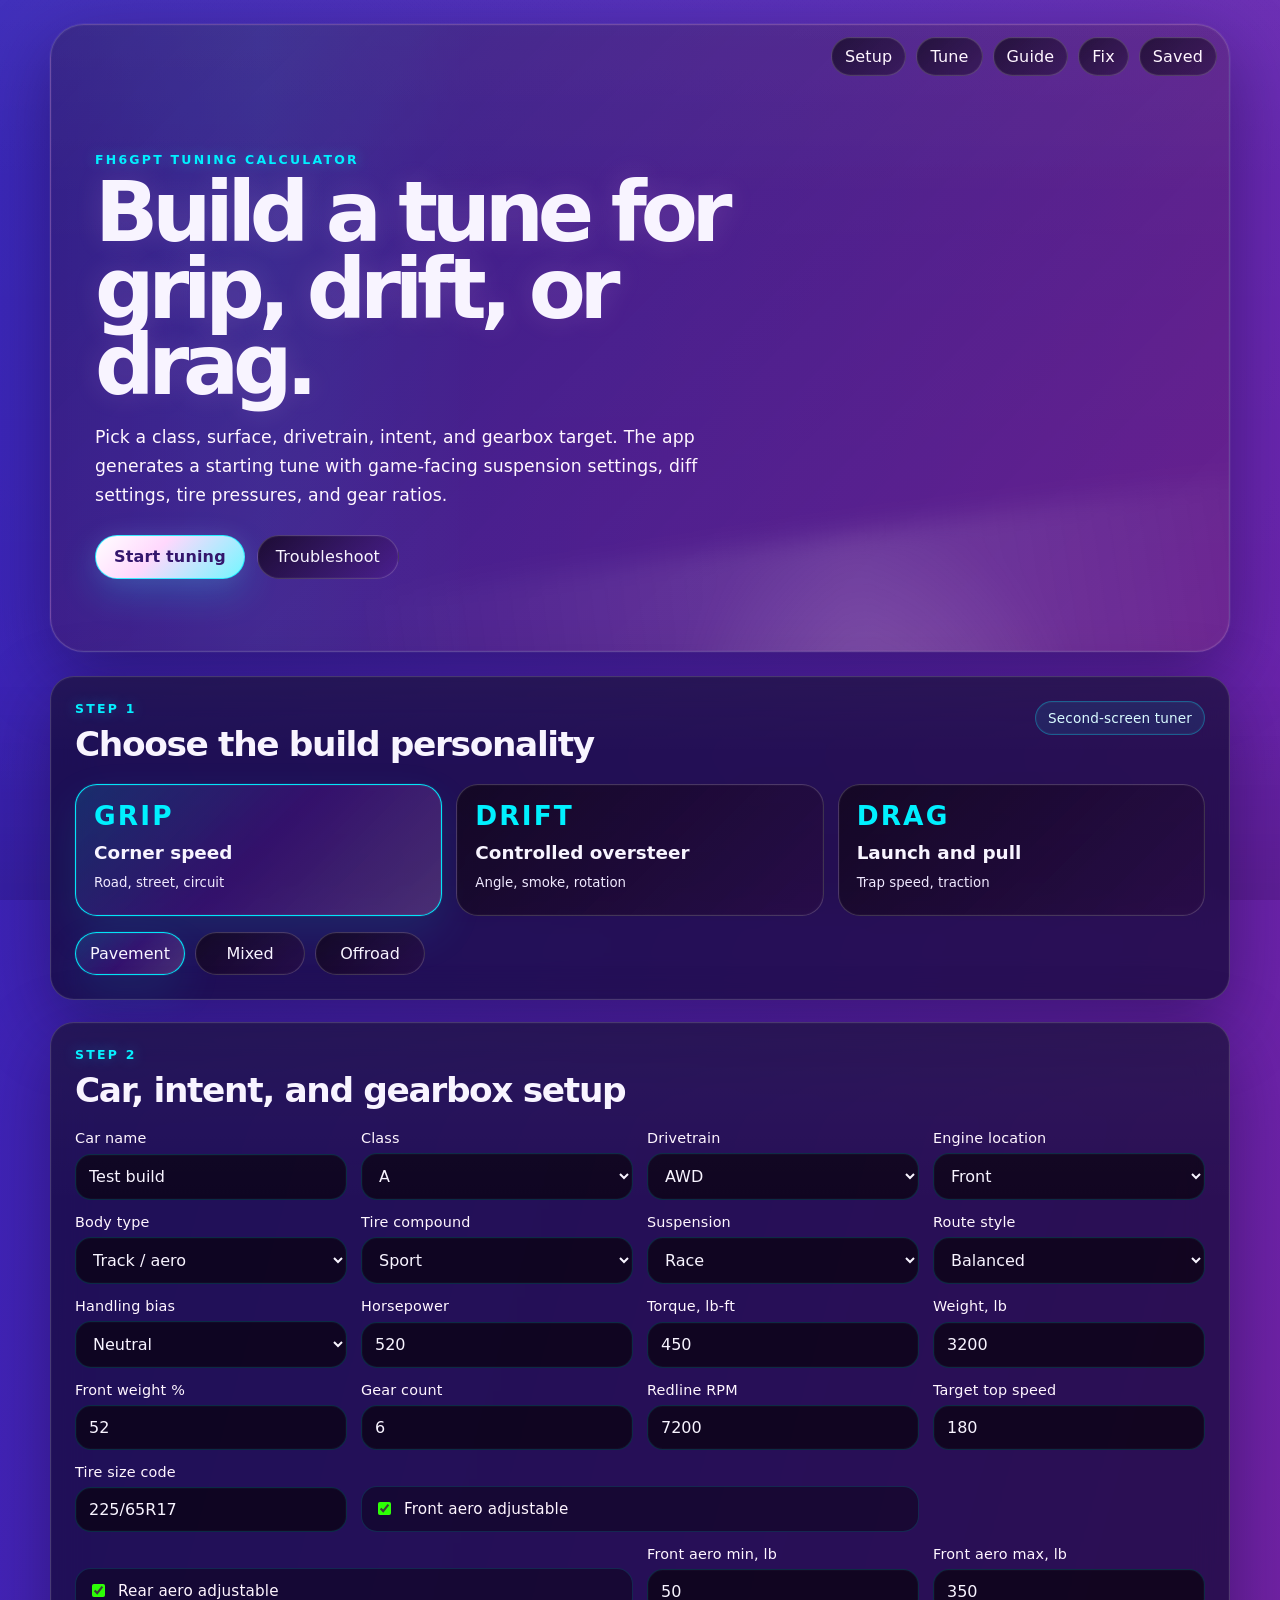
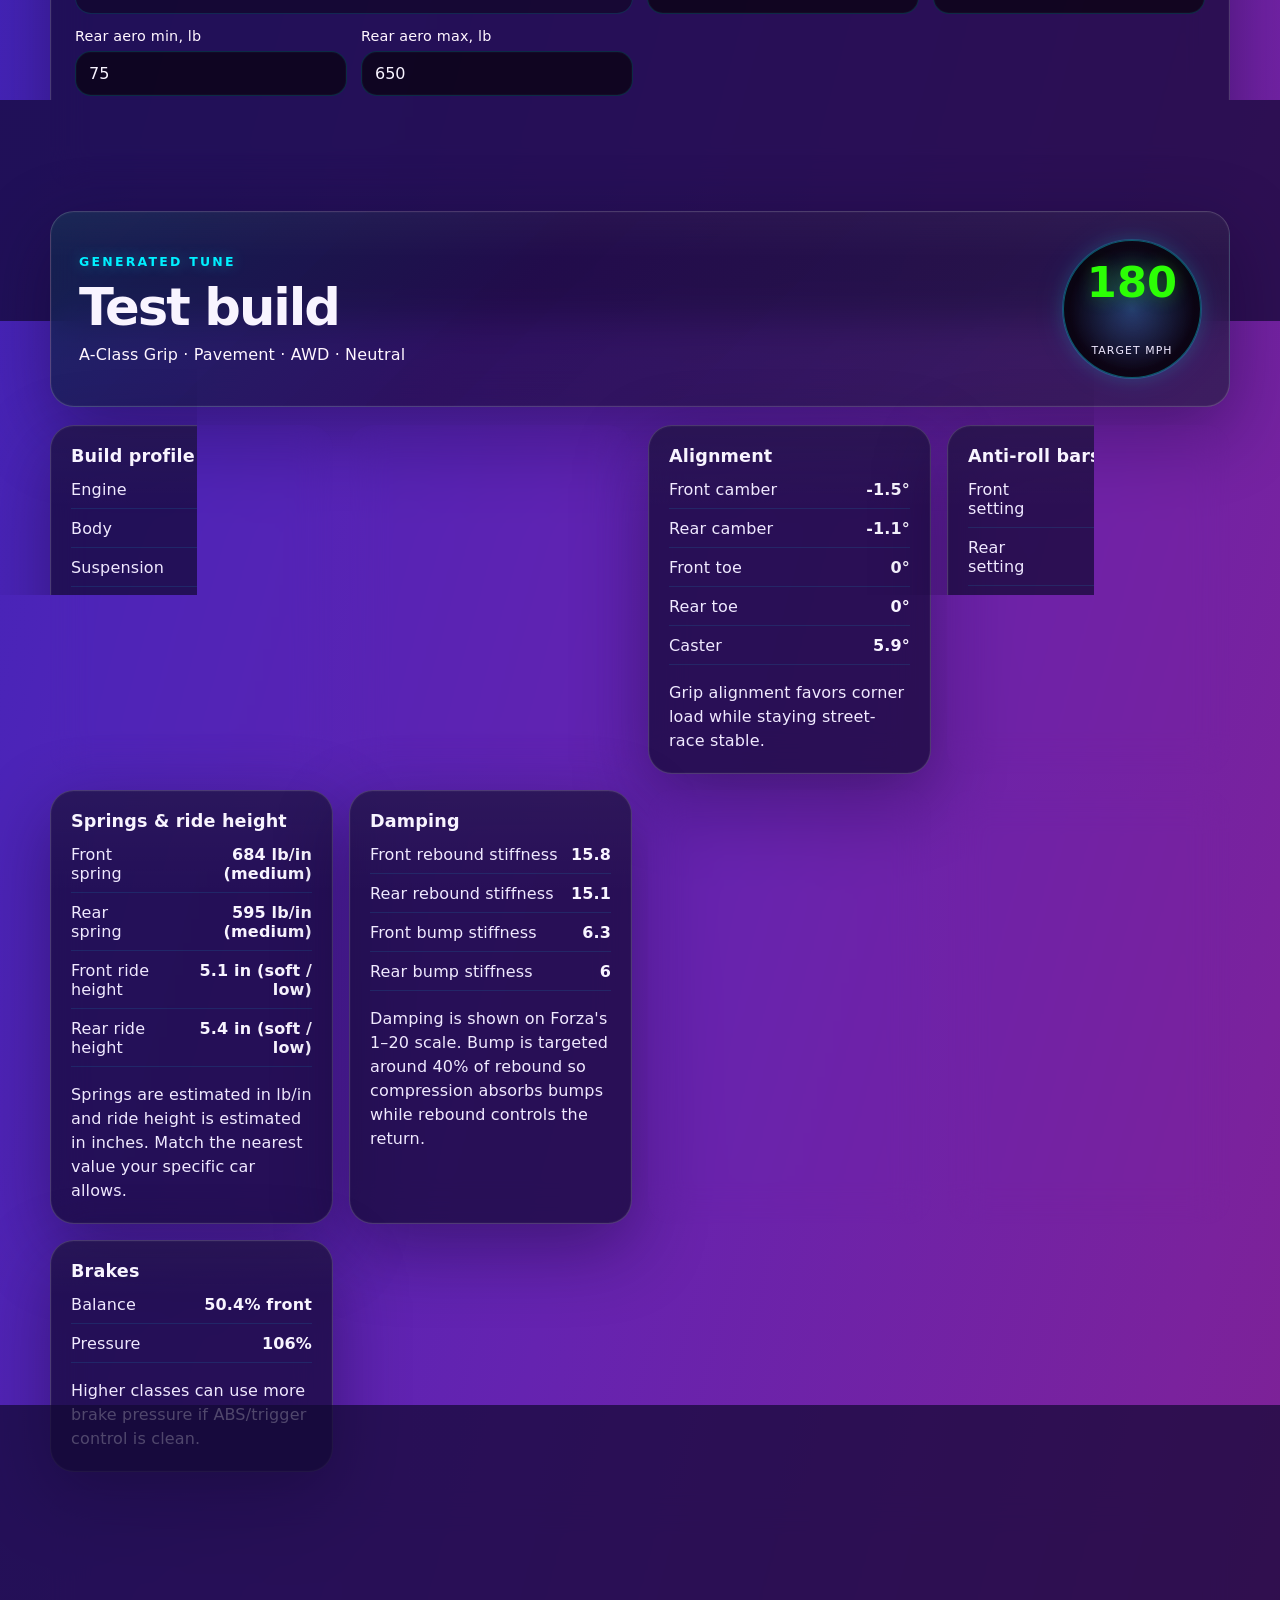
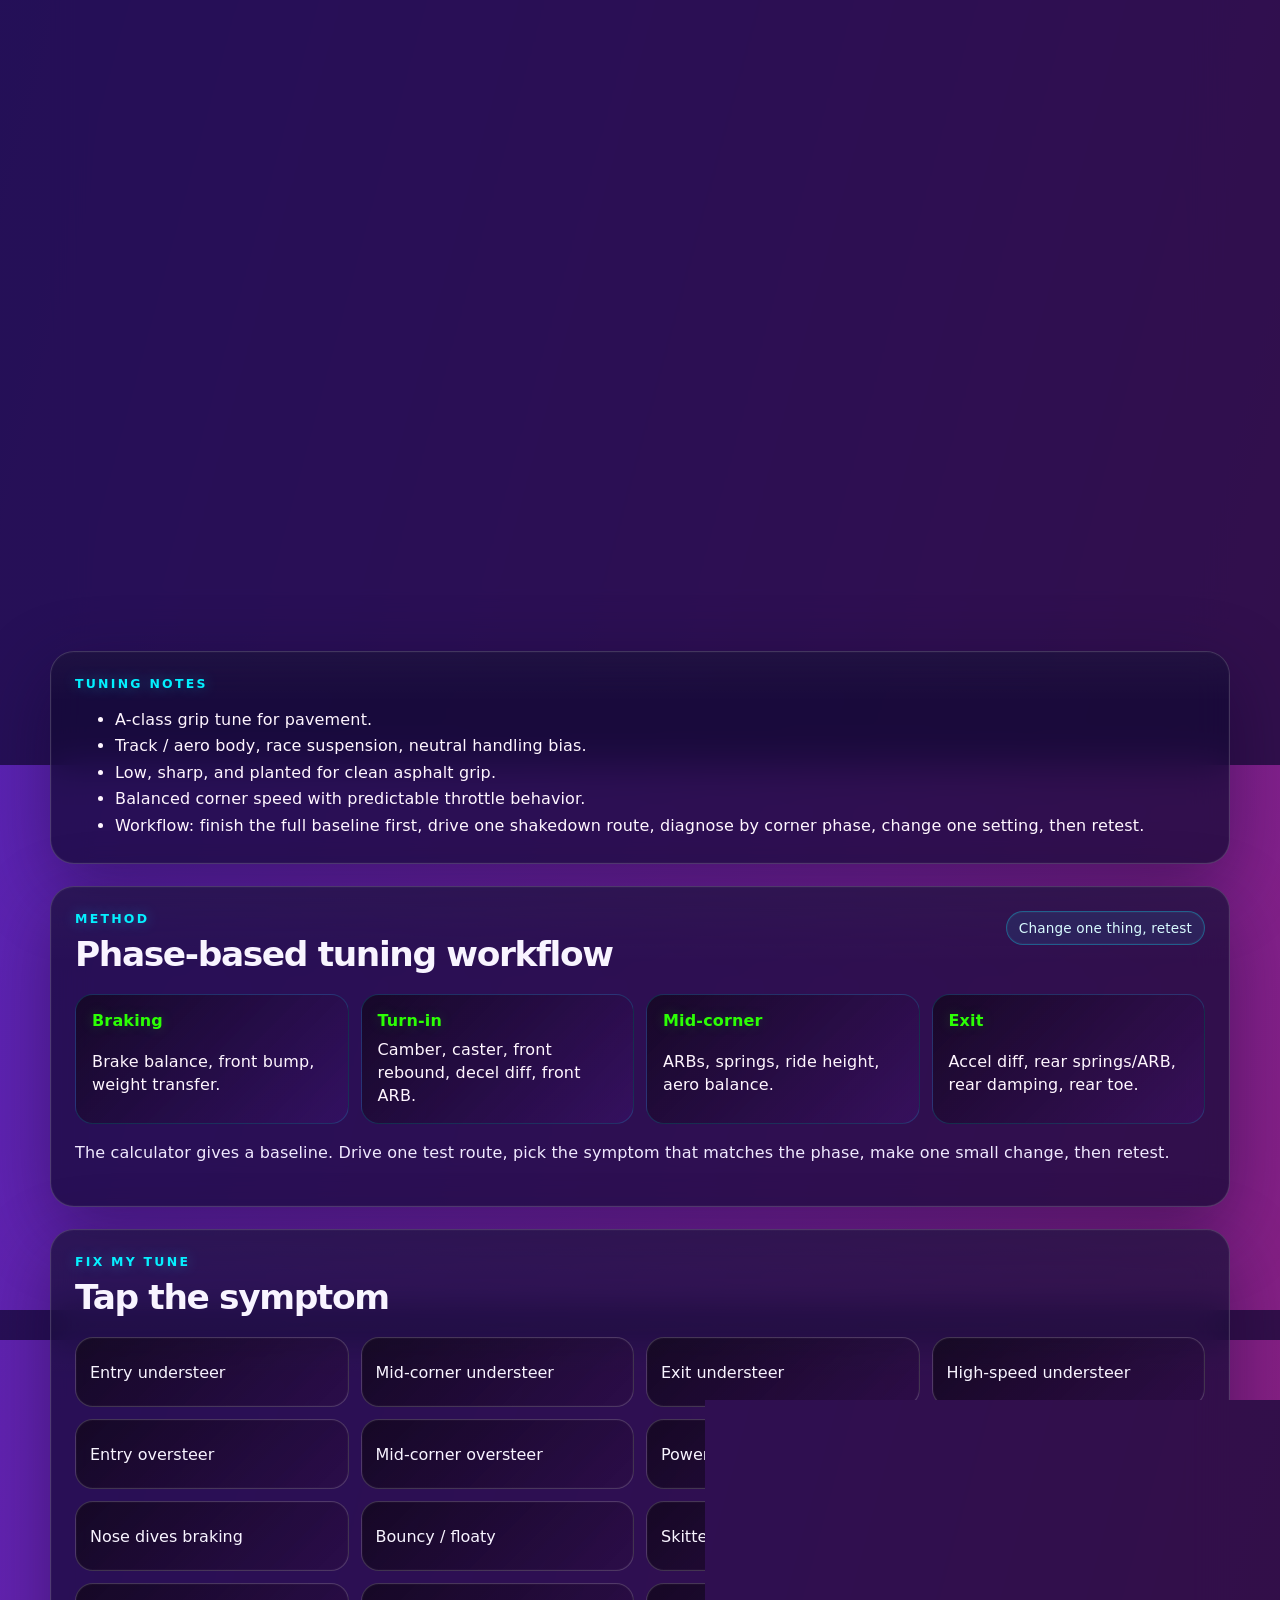
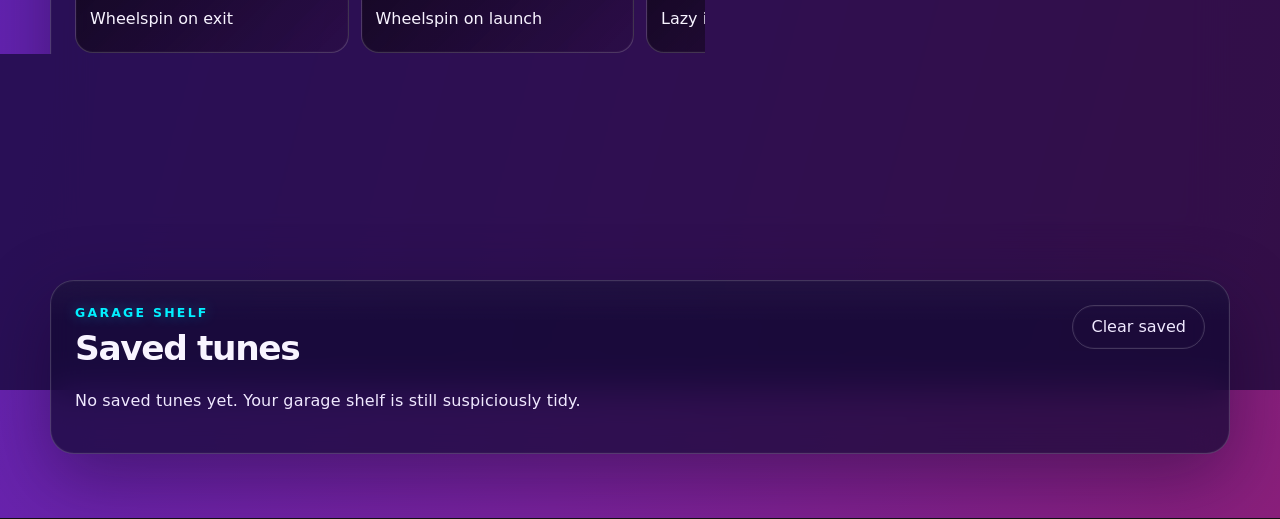
<file: index.html>
<!doctype html>
<html lang="en">
<head>
  <meta charset="utf-8" />
  <meta name="viewport" content="width=device-width, initial-scale=1" />
  <meta name="theme-color" content="#140921" />
  <title>FH6GPT Tune Lab</title>
  <link rel="manifest" href="manifest.json" />
  <link rel="stylesheet" href="styles.css" />
</head>
<body>
  <div class="app-shell">
    <header class="hero">
      <nav class="topbar" aria-label="Main navigation">
        <a href="#setup">Setup</a>
        <a href="#results">Tune</a>
        <a href="#guide">Guide</a>
        <a href="#fix">Fix</a>
        <a href="#saved">Saved</a>
      </nav>
      <div class="hero-content">
        <p class="eyebrow">FH6GPT tuning calculator</p>
        <h1>Build a tune for grip, drift, or drag.</h1>
        <p class="hero-copy">Pick a class, surface, drivetrain, intent, and gearbox target. The app generates a starting tune with game-facing suspension settings, diff settings, tire pressures, and gear ratios.</p>
        <div class="hero-actions">
          <a class="button primary" href="#setup">Start tuning</a>
          <a class="button ghost" href="#fix">Troubleshoot</a>
        </div>
      </div>
    </header>

    <main>
      <section class="panel setup-panel" id="setup">
        <div class="section-title-row">
          <div>
            <p class="eyebrow">Step 1</p>
            <h2>Choose the build personality</h2>
          </div>
          <span class="pill">Second-screen tuner</span>
        </div>

        <div class="mode-grid" aria-label="Tune type">
          <button type="button" class="option-card active" data-race="grip">
            <span>Grip</span>
            <strong>Corner speed</strong>
            <small>Road, street, circuit</small>
          </button>
          <button type="button" class="option-card" data-race="drift">
            <span>Drift</span>
            <strong>Controlled oversteer</strong>
            <small>Angle, smoke, rotation</small>
          </button>
          <button type="button" class="option-card" data-race="drag">
            <span>Drag</span>
            <strong>Launch and pull</strong>
            <small>Trap speed, traction</small>
          </button>
        </div>

        <div class="surface-row" aria-label="Surface type">
          <button type="button" class="option-chip active" data-surface="pavement">Pavement</button>
          <button type="button" class="option-chip" data-surface="mixed">Mixed</button>
          <button type="button" class="option-chip" data-surface="offroad">Offroad</button>
        </div>
      </section>

      <section class="panel" aria-labelledby="carSetupTitle">
        <div class="section-title-row">
          <div>
            <p class="eyebrow">Step 2</p>
            <h2 id="carSetupTitle">Car, intent, and gearbox setup</h2>
          </div>
        </div>

        <form id="tuneForm" class="form-grid">
          <label>
            <span>Car name</span>
            <input id="carName" type="text" value="Test build" autocomplete="off" />
          </label>

          <label>
            <span>Class</span>
            <select id="carClass">
              <option>D</option>
              <option>C</option>
              <option>B</option>
              <option selected>A</option>
              <option>S1</option>
              <option>S2</option>
              <option>X</option>
            </select>
          </label>

          <label>
            <span>Drivetrain</span>
            <select id="drivetrain">
              <option>FWD</option>
              <option>RWD</option>
              <option selected>AWD</option>
            </select>
          </label>

          <label>
            <span>Engine location</span>
            <select id="engineLocation">
              <option value="front" selected>Front</option>
              <option value="mid">Mid</option>
              <option value="rear">Rear</option>
            </select>
          </label>

          <label>
            <span>Body type</span>
            <select id="bodyType">
              <option value="everyday">Everyday</option>
              <option value="track" selected>Track / aero</option>
              <option value="super">Supercar / GT</option>
              <option value="hyper">Hypercar</option>
              <option value="truck">Truck / SUV</option>
            </select>
          </label>

          <label>
            <span>Tire compound</span>
            <select id="tireCompound">
              <option value="stock">Stock</option>
              <option value="street">Street</option>
              <option value="sport" selected>Sport</option>
              <option value="race">Race</option>
              <option value="semislick">Semi-slick</option>
              <option value="slick">Slick</option>
              <option value="drag">Drag</option>
              <option value="drift">Drift</option>
              <option value="rally">Rally</option>
              <option value="offroad">Offroad</option>
              <option value="snow">Snow</option>
            </select>
          </label>

          <label>
            <span>Suspension</span>
            <select id="suspensionType">
              <option value="street">Street / stock</option>
              <option value="sport">Sport</option>
              <option value="race" selected>Race</option>
              <option value="rally">Rally</option>
              <option value="drift">Drift</option>
            </select>
          </label>

          <label>
            <span>Route style</span>
            <select id="routeStyle">
              <option value="technical">Technical</option>
              <option value="balanced" selected>Balanced</option>
              <option value="highspeed">High-speed</option>
            </select>
          </label>

          <label>
            <span>Handling bias</span>
            <select id="handlingBias">
              <option value="stable">Stable / safe</option>
              <option value="neutral" selected>Neutral</option>
              <option value="rotation">More rotation</option>
            </select>
          </label>

          <label>
            <span>Horsepower</span>
            <input id="horsepower" type="number" value="520" min="60" max="2000" />
          </label>

          <label>
            <span>Torque, lb-ft</span>
            <input id="torque" type="number" value="450" min="40" max="1800" />
          </label>

          <label>
            <span>Weight, lb</span>
            <input id="weight" type="number" value="3200" min="1200" max="6500" />
          </label>

          <label>
            <span>Front weight %</span>
            <input id="weightDistribution" type="number" value="52" min="35" max="70" step="0.1" />
          </label>

          <label>
            <span>Gear count</span>
            <input id="gearCount" type="number" value="6" min="4" max="10" />
          </label>

          <label>
            <span>Redline RPM</span>
            <input id="redlineRpm" type="number" value="7200" min="4000" max="12000" step="100" />
          </label>

          <label>
            <span>Target top speed</span>
            <input id="idealTopSpeedMph" type="number" min="60" max="360" />
          </label>

          <label>
            <span>Tire size code</span>
            <input id="tireSizeCode" type="text" value="225/65R17" placeholder="225/65R17" autocomplete="off" />
          </label>

          <label class="checkbox-label">
            <input id="frontAero" type="checkbox" checked />
            <span>Front aero adjustable</span>
          </label>

          <label class="checkbox-label">
            <input id="rearAero" type="checkbox" checked />
            <span>Rear aero adjustable</span>
          </label>

          <label>
            <span>Front aero min, lb</span>
            <input id="frontAeroMinLb" type="number" value="50" min="0" max="1000" />
          </label>

          <label>
            <span>Front aero max, lb</span>
            <input id="frontAeroMaxLb" type="number" value="350" min="0" max="1200" />
          </label>

          <label>
            <span>Rear aero min, lb</span>
            <input id="rearAeroMinLb" type="number" value="75" min="0" max="1200" />
          </label>

          <label>
            <span>Rear aero max, lb</span>
            <input id="rearAeroMaxLb" type="number" value="650" min="0" max="1600" />
          </label>
        </form>

        <div class="action-row">
          <button type="button" class="button primary" id="generateBtn">Generate tune</button>
          <button type="button" class="button ghost" id="copyBtn">Copy tune</button>
          <button type="button" class="button ghost" id="saveBtn">Save tune</button>
          <button type="button" class="button ghost" id="exportBtn">Export JSON</button>
          <button type="button" class="button ghost" id="exportSqlBtn">Export SQL</button>
          <button type="button" class="button quiet" id="resetBtn">Reset</button>
        </div>
      </section>

      <section id="results" class="results-anchor" aria-live="polite">
        <div id="tuneOutput"></div>
      </section>

      <section class="panel" id="guide">
        <div class="section-title-row">
          <div>
            <p class="eyebrow">Method</p>
            <h2>Phase-based tuning workflow</h2>
          </div>
          <span class="pill">Change one thing, retest</span>
        </div>
        <div class="guide-grid">
          <article><strong>Braking</strong><span>Brake balance, front bump, weight transfer.</span></article>
          <article><strong>Turn-in</strong><span>Camber, caster, front rebound, decel diff, front ARB.</span></article>
          <article><strong>Mid-corner</strong><span>ARBs, springs, ride height, aero balance.</span></article>
          <article><strong>Exit</strong><span>Accel diff, rear springs/ARB, rear damping, rear toe.</span></article>
        </div>
        <p class="muted">The calculator gives a baseline. Drive one test route, pick the symptom that matches the phase, make one small change, then retest.</p>
      </section>

      <section class="panel" id="fix">
        <div class="section-title-row">
          <div>
            <p class="eyebrow">Fix my tune</p>
            <h2>Tap the symptom</h2>
          </div>
        </div>
        <div class="fix-grid">
          <button type="button" class="fix-button" data-fix="understeerEntry">Entry understeer</button>
          <button type="button" class="fix-button" data-fix="understeerMid">Mid-corner understeer</button>
          <button type="button" class="fix-button" data-fix="understeerThrottle">Exit understeer</button>
          <button type="button" class="fix-button" data-fix="understeerHighSpeed">High-speed understeer</button>
          <button type="button" class="fix-button" data-fix="oversteerEntry">Entry oversteer</button>
          <button type="button" class="fix-button" data-fix="oversteerMid">Mid-corner oversteer</button>
          <button type="button" class="fix-button" data-fix="powerOversteer">Power oversteer</button>
          <button type="button" class="fix-button" data-fix="snapOversteer">Snap oversteer</button>
          <button type="button" class="fix-button" data-fix="noseDive">Nose dives braking</button>
          <button type="button" class="fix-button" data-fix="bouncyFloaty">Bouncy / floaty</button>
          <button type="button" class="fix-button" data-fix="skittersBumps">Skitters over bumps</button>
          <button type="button" class="fix-button" data-fix="bottomsOut">Bottoms out</button>
          <button type="button" class="fix-button" data-fix="wheelspinExit">Wheelspin on exit</button>
          <button type="button" class="fix-button" data-fix="wheelspinLaunch">Wheelspin on launch</button>
          <button type="button" class="fix-button" data-fix="lazyChicanes">Lazy in chicanes</button>
          <button type="button" class="fix-button" data-fix="limiterEarly">Hits limiter too early</button>
          <button type="button" class="fix-button" data-fix="neverTopGear">Never reaches top gear</button>
        </div>
        <div id="correctionOutput" class="correction-output">
          <p class="muted">Pick a symptom and the app will suggest small tuning nudges.</p>
        </div>
      </section>

      <section class="panel" id="saved">
        <div class="section-title-row">
          <div>
            <p class="eyebrow">Garage shelf</p>
            <h2>Saved tunes</h2>
          </div>
          <button type="button" class="button quiet" id="clearSavedBtn">Clear saved</button>
        </div>
        <div id="savedList" class="saved-list"></div>
      </section>
    </main>
  </div>

  <div id="toast" class="toast" role="status" aria-live="polite"></div>

  <script src="presets.js"></script>
  <script src="gearboxEngine.js"></script>
  <script src="tuningEngine.js"></script>
  <script src="storage.js"></script>
  <script src="app.js"></script>
</body>
</html>
</file>
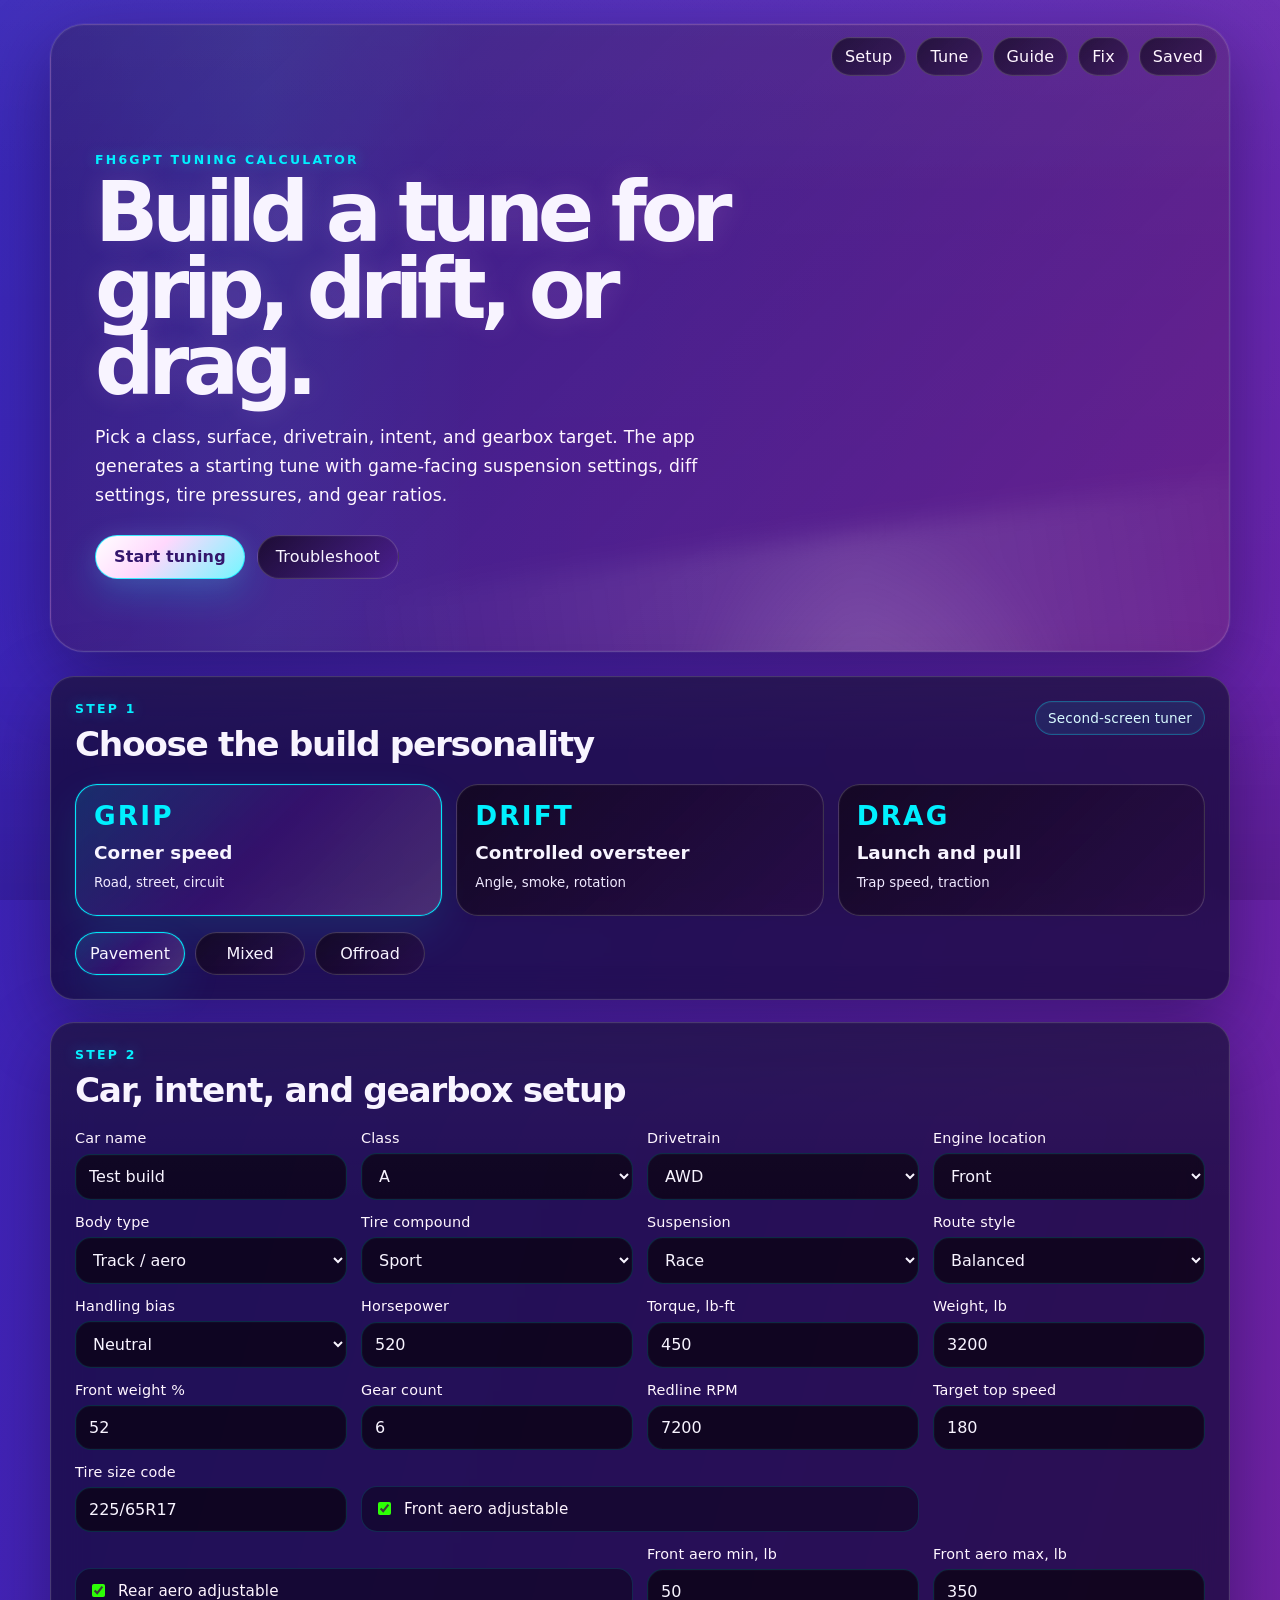
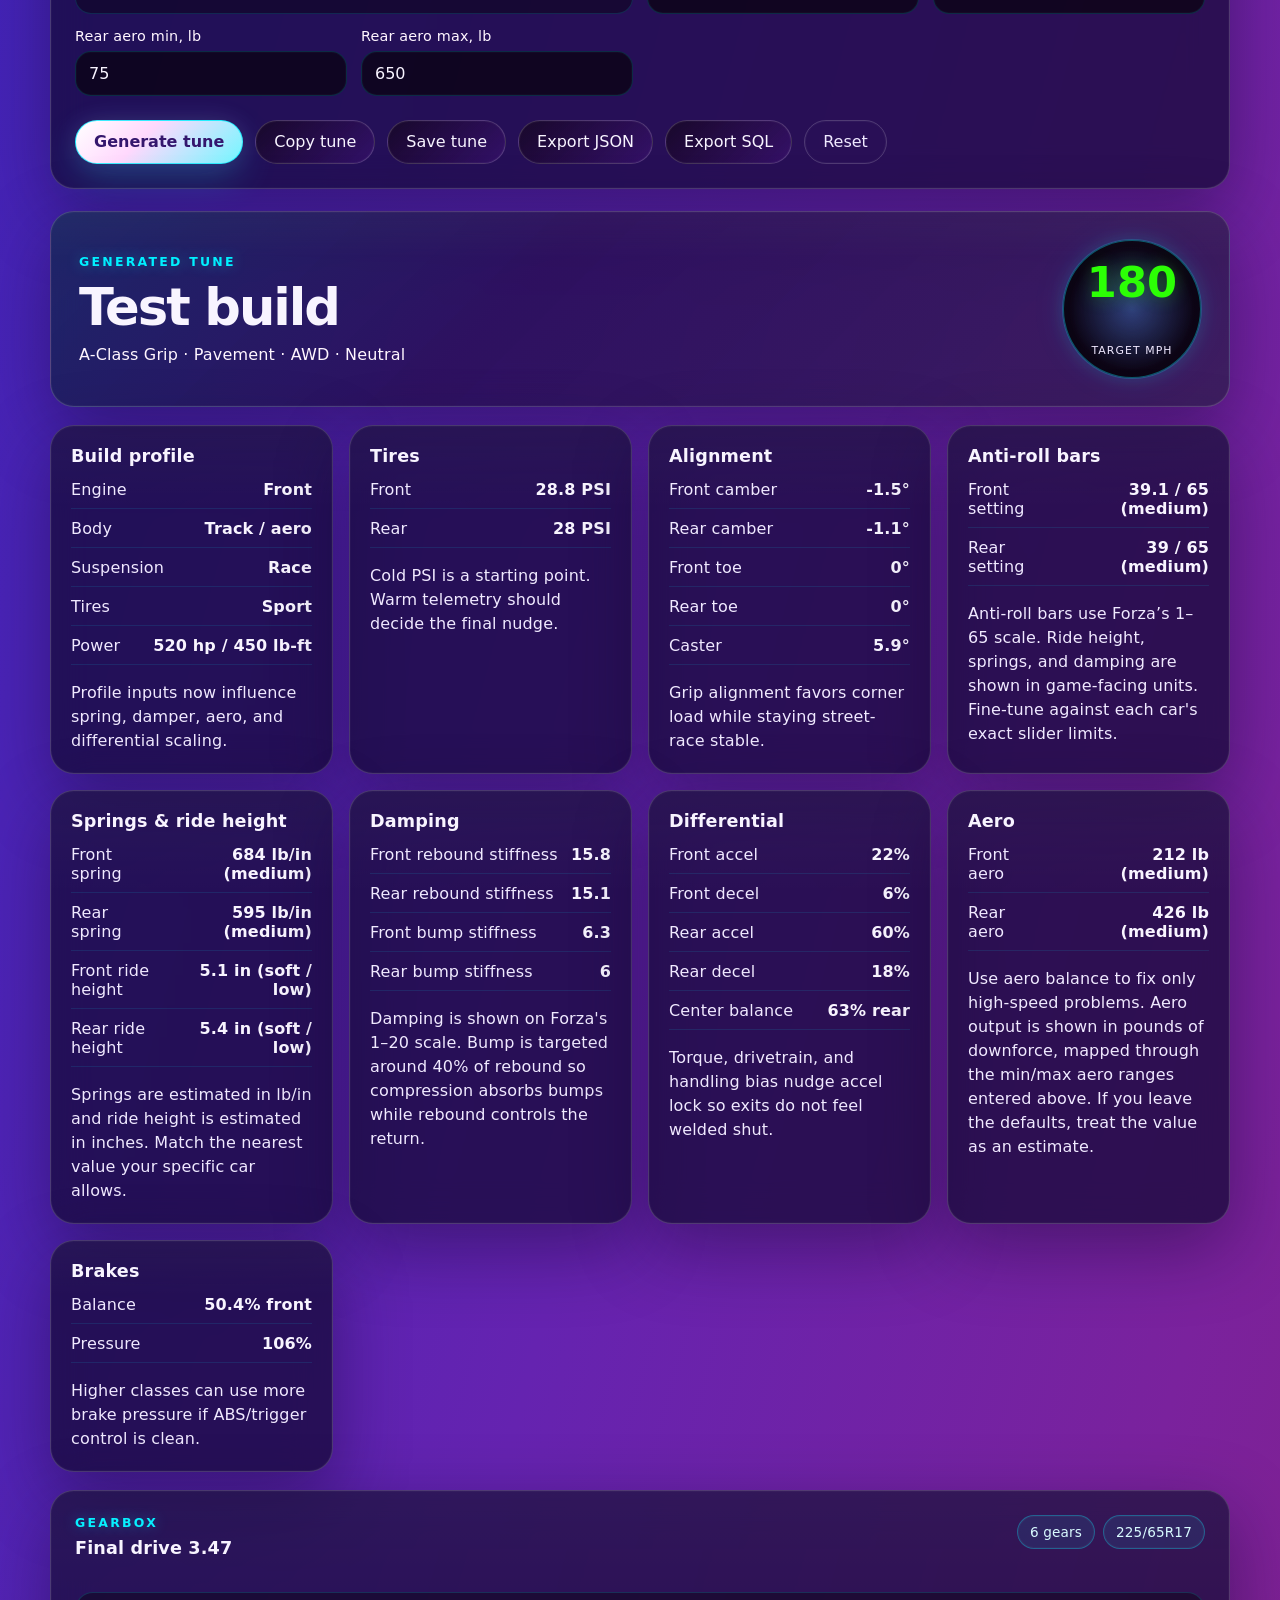
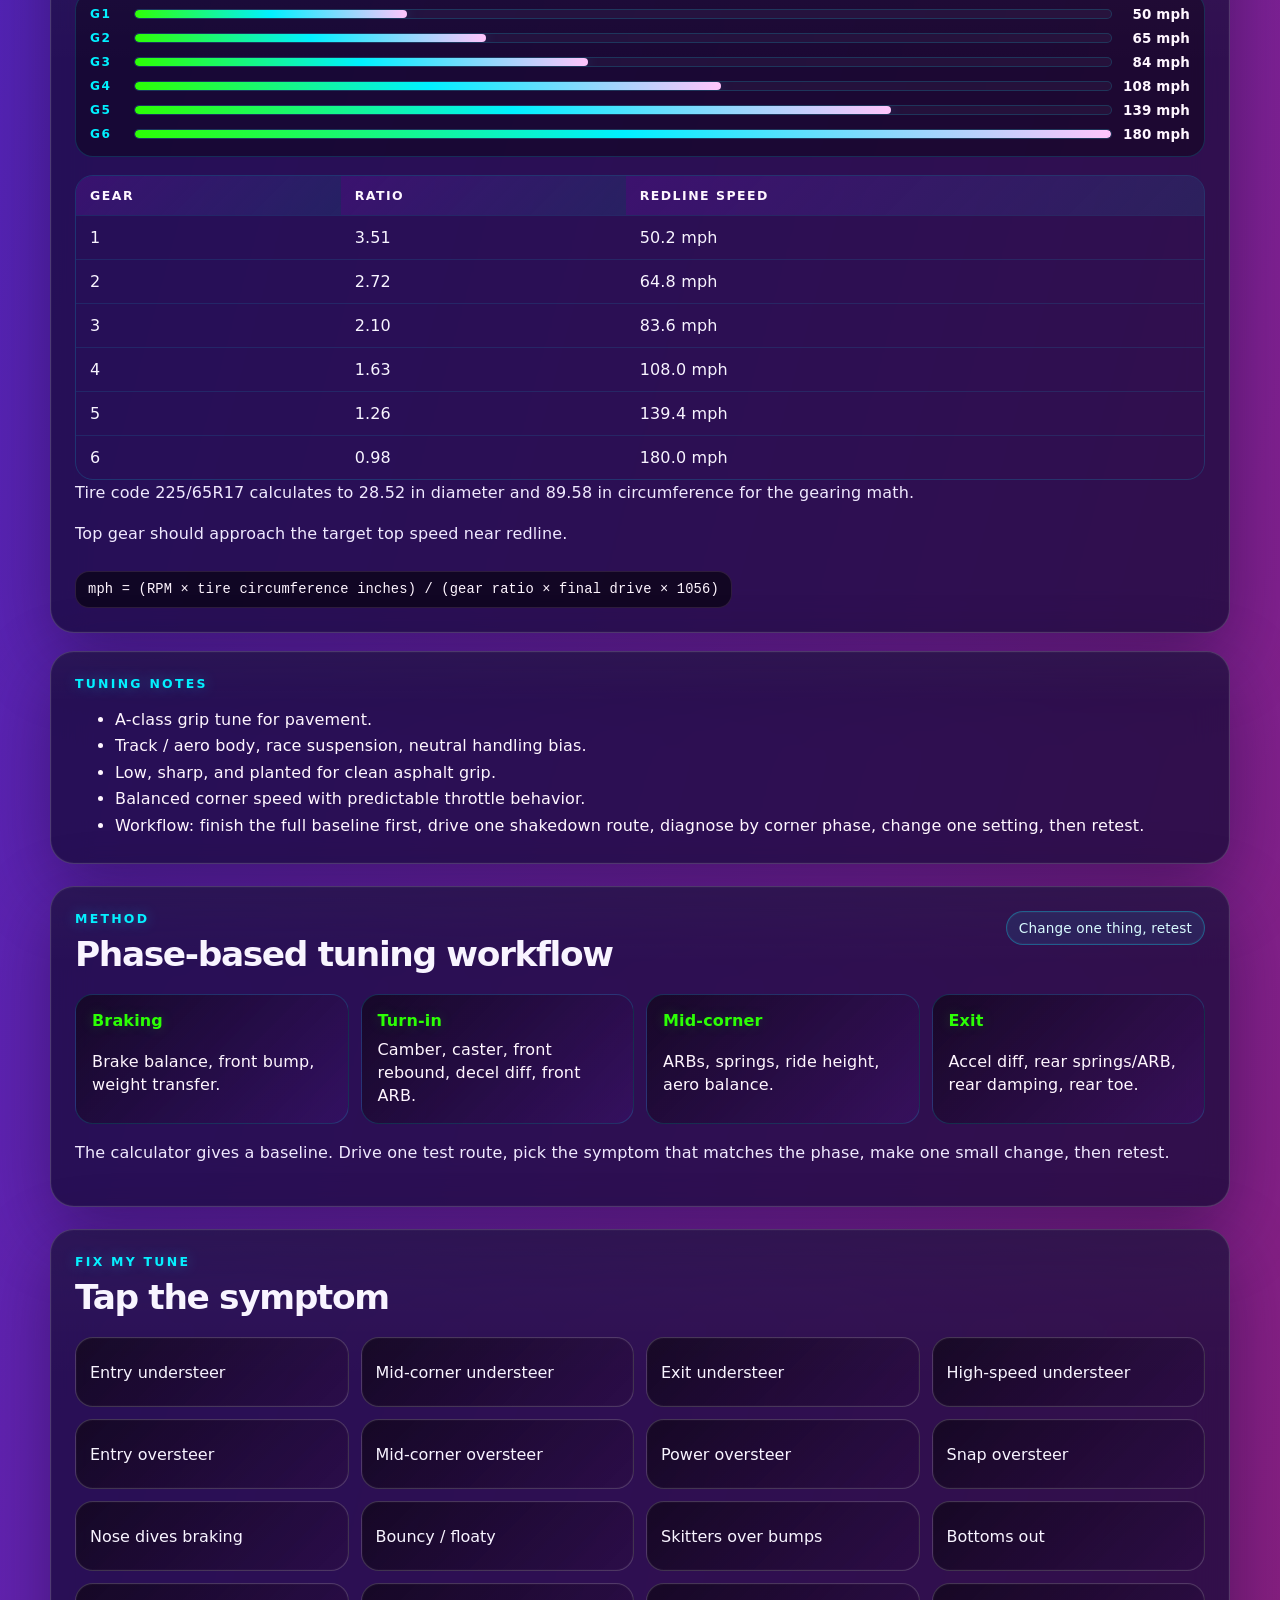
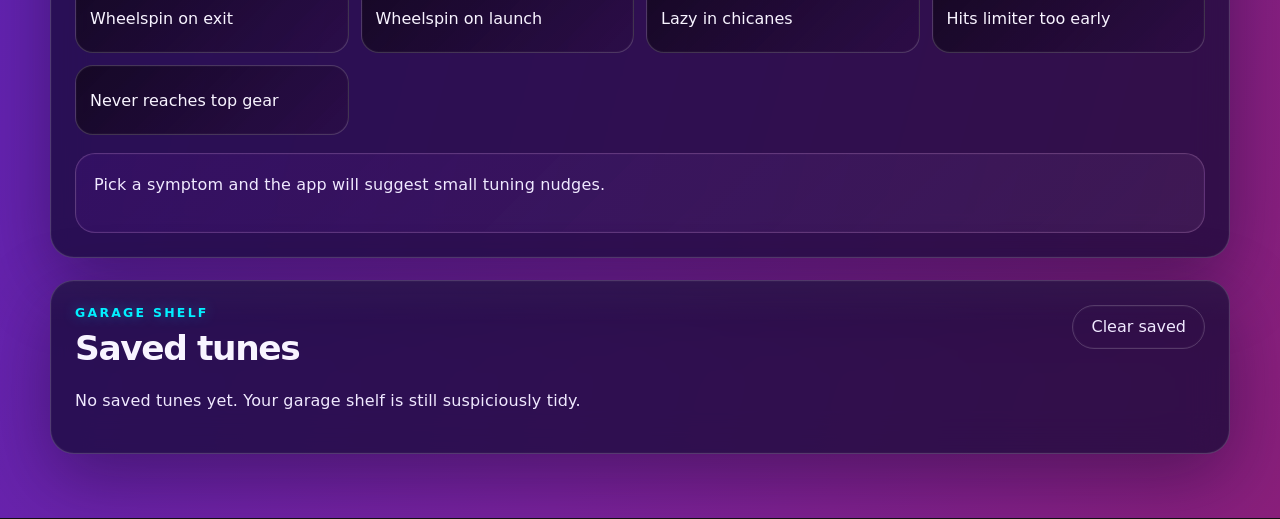
<file: forza-tune-standalone.html>
<!doctype html>
<html lang="en">
<head>
  <meta charset="utf-8" />
  <meta name="viewport" content="width=device-width, initial-scale=1" />
  <meta name="theme-color" content="#140921" />
  <title>FH6GPT Tune Lab</title>
  <link rel="manifest" href="manifest.json" />
  <style>
:root {
  color-scheme: dark;
  --bg: #3523b7;
  --bg-2: #8a1f7b;
  --panel: rgba(18, 9, 52, 0.72);
  --panel-solid: rgba(25, 12, 74, 0.94);
  --panel-soft: rgba(31, 16, 84, 0.72);
  --line: rgba(255, 255, 255, 0.18);
  --line-strong: rgba(255, 255, 255, 0.26);
  --text: #f8f4ff;
  --muted: #f0e9ff;
  --soft: #fff6ff;
  --accent: #2CFF05;
  --accent-2: #FFC4FB;
  --violet: #51158C;
  --cyan: #00F0FF;
  --hot: #FFC4FB;
  --good: #2CFF05;
  --shadow: 0 24px 72px rgba(15, 5, 40, 0.42);
  --glow-cyan: 0 0 0 1px rgba(0, 240, 255, 0.18), 0 0 18px rgba(0, 240, 255, 0.14), 0 0 36px rgba(0, 240, 255, 0.08);
  --glow-pink: 0 0 0 1px rgba(255, 196, 251, 0.18), 0 0 20px rgba(255, 196, 251, 0.16), 0 0 42px rgba(255, 196, 251, 0.08);
  --radius: 24px;
  font-family: "OpenDyslexic", "OpenDyslexicAlta", "Atkinson Hyperlegible", ui-sans-serif, system-ui, -apple-system, BlinkMacSystemFont, "Segoe UI", sans-serif;
}

* { box-sizing: border-box; }

html { scroll-behavior: smooth; }

::selection {
  background: rgba(0, 240, 255, 0.22);
  color: #fff;
}

body {
  margin: 0;
  font-kerning: normal;
  text-rendering: optimizeLegibility;
  letter-spacing: 0.01em;
  min-height: 100vh;
  background:
    linear-gradient(180deg, rgba(255, 255, 255, 0.03), rgba(255, 255, 255, 0.00) 16%),
    linear-gradient(105deg, #3523b7 0%, #4c24b8 24%, #6523b0 49%, #7a229d 73%, #8a1f7b 100%);
  color: var(--text);
  position: relative;
}

body::before {
  content: "";
  position: fixed;
  inset: 0;
  pointer-events: none;
  background: linear-gradient(180deg, rgba(255,255,255,0.035), transparent 20%, transparent 76%, rgba(0,0,0,0.12));
  opacity: 1;
}

button,
input,
select {
  font: inherit;
}

button { cursor: pointer; }

.app-shell {
  width: min(1180px, calc(100% - 32px));
  margin: 0 auto;
  padding: 24px 0 64px;
}

.topbar {
  display: flex;
  justify-content: flex-end;
  gap: 10px;
  padding: 12px;
}

.topbar a {
  color: var(--soft);
  text-decoration: none;
  border: 1px solid var(--line);
  background: linear-gradient(135deg, rgba(10, 3, 17, 0.68), rgba(33, 10, 53, 0.55));
  padding: 9px 13px;
  border-radius: 999px;
  transition: 150ms ease;
  box-shadow: inset 0 0 0 1px rgba(255,255,255,0.03);
}

.topbar a:hover,
.topbar a:focus-visible {
  border-color: rgba(0, 240, 255, 0.68);
  color: #fff;
  transform: translateY(-1px);
  box-shadow: var(--glow-cyan);
}

.hero {
  position: relative;
  overflow: hidden;
  min-height: 460px;
  border: 1px solid rgba(255, 255, 255, 0.18);
  border-radius: 34px;
  background:
    linear-gradient(135deg, rgba(42, 26, 110, 0.66), rgba(106, 29, 117, 0.54)),
    linear-gradient(180deg, rgba(255, 255, 255, 0.035), transparent 40%);
  box-shadow: var(--shadow), inset 0 0 0 1px rgba(255,255,255,0.03), 0 0 0 1px rgba(255,255,255,0.06);
}

.hero::before {
  content: "";
  position: absolute;
  inset: 0;
  background:
    linear-gradient(90deg, transparent 0%, rgba(0, 240, 255, 0.08) 18%, transparent 36%),
    linear-gradient(180deg, rgba(255,255,255,0.03), transparent 28%);
  mix-blend-mode: screen;
  opacity: 0.7;
  pointer-events: none;
}

.hero::after {
  content: "";
  position: absolute;
  inset: auto -12% -48% 28%;
  height: 420px;
  transform: rotate(-8deg);
  background:
    radial-gradient(circle, rgba(255, 255, 255, 0.14), transparent 40%),
    linear-gradient(90deg, transparent, rgba(255, 255, 255, 0.12), transparent);
  filter: blur(12px);
  pointer-events: none;
}

.hero-content {
  position: relative;
  z-index: 1;
  width: min(720px, 100%);
  padding: 64px 44px 72px;
}

.eyebrow {
  margin: 0 0 8px;
  color: var(--cyan);
  font-size: 0.78rem;
  font-weight: 900;
  letter-spacing: 0.18em;
  text-transform: uppercase;
  text-shadow: 0 0 14px rgba(0, 240, 255, 0.36);
}

h1, h2, h3, p { margin-top: 0; }

h1 {
  margin-bottom: 18px;
  font-size: clamp(2.4rem, 7vw, 5.2rem);
  line-height: 0.92;
  letter-spacing: -0.075em;
  text-shadow: 0 0 28px rgba(255, 196, 251, 0.14);
}

h2 {
  margin-bottom: 0;
  font-size: clamp(1.5rem, 3vw, 2.15rem);
  letter-spacing: -0.04em;
}

h3 {
  margin-bottom: 14px;
  font-size: 1.1rem;
}

.hero-copy {
  max-width: 620px;
  color: var(--soft);
  font-size: 1.08rem;
  line-height: 1.7;
}

.hero-actions,
.action-row {
  display: flex;
  flex-wrap: wrap;
  gap: 12px;
  margin-top: 24px;
}

.button {
  display: inline-flex;
  align-items: center;
  justify-content: center;
  gap: 8px;
  min-height: 44px;
  border: 1px solid var(--line);
  border-radius: 999px;
  padding: 11px 18px;
  color: var(--text);
  text-decoration: none;
  background: linear-gradient(135deg, rgba(18, 7, 29, 0.88), rgba(34, 12, 52, 0.72));
  transition: 150ms ease;
  box-shadow: inset 0 0 0 1px rgba(255,255,255,0.03);
}

.button:hover,
.button:focus-visible {
  transform: translateY(-1px);
  border-color: rgba(0, 240, 255, 0.56);
  box-shadow: var(--glow-cyan);
}

.button.primary {
  border-color: rgba(0, 240, 255, 0.76);
  background: linear-gradient(135deg, #ffffff 0%, #ffd8fd 40%, #72f7ff 100%);
  color: #34166d;
  font-weight: 900;
  box-shadow: 0 14px 38px rgba(0, 240, 255, 0.20), 0 0 24px rgba(255, 196, 251, 0.10);
}

.button.ghost {
  background: linear-gradient(135deg, rgba(23, 7, 36, 0.86), rgba(81, 21, 140, 0.32));
}
.button.quiet {
  background: transparent;
  color: var(--muted);
}

main {
  display: grid;
  gap: 22px;
  margin-top: 24px;
}

.panel,
.result-hero,
.result-card {
  border: 1px solid var(--line);
  border-radius: var(--radius);
  background: var(--panel);
  backdrop-filter: blur(16px) saturate(120%);
  box-shadow: var(--shadow), inset 0 0 0 1px rgba(255,255,255,0.025);
  backdrop-filter: blur(18px);
}

.panel {
  padding: 24px;
  position: relative;
}

.panel::before,
.result-card::before,
.result-hero::before {
  content: "";
  position: absolute;
  inset: 0;
  border-radius: inherit;
  pointer-events: none;
  background: linear-gradient(180deg, rgba(255,255,255,0.03), transparent 24%);
}

.section-title-row {
  display: flex;
  align-items: flex-start;
  justify-content: space-between;
  gap: 16px;
  margin-bottom: 20px;
}

.pill {
  display: inline-flex;
  align-items: center;
  border: 1px solid rgba(0, 240, 255, 0.30);
  border-radius: 999px;
  background: rgba(0, 240, 255, 0.08);
  color: #d8fbff;
  padding: 8px 12px;
  font-size: 0.85rem;
  white-space: nowrap;
  box-shadow: inset 0 0 0 1px rgba(255,255,255,0.03);
}

.mode-grid {
  display: grid;
  grid-template-columns: repeat(3, 1fr);
  gap: 14px;
}

.option-card,
.option-chip,
.fix-button,
.saved-actions button {
  border: 1px solid var(--line);
  background: linear-gradient(135deg, rgba(18, 7, 29, 0.84), rgba(42, 12, 66, 0.56));
  color: var(--text);
  transition: 150ms ease;
  box-shadow: inset 0 0 0 1px rgba(255,255,255,0.025);
}

.option-card {
  display: grid;
  gap: 6px;
  min-height: 132px;
  text-align: left;
  padding: 18px;
  border-radius: 22px;
}

.option-card span {
  color: var(--cyan);
  font-weight: 900;
  text-transform: uppercase;
  letter-spacing: 0.08em;
  font-size: clamp(1.25rem, 2.4vw, 1.65rem);
  line-height: 1;
}

.option-card strong {
  font-size: 1.15rem;
}

.option-card small {
  color: var(--muted);
}

.option-card:hover,
.option-card:focus-visible,
.option-chip:hover,
.option-chip:focus-visible,
.fix-button:hover,
.fix-button:focus-visible,
.saved-actions button:hover,
.saved-actions button:focus-visible {
  transform: translateY(-1px);
  border-color: rgba(255, 196, 251, 0.58);
  box-shadow: var(--glow-pink);
}

.option-card.active,
.option-chip.active {
  border-color: rgba(0, 240, 255, 0.95);
  background: linear-gradient(135deg, rgba(0, 240, 255, 0.14), rgba(81, 21, 140, 0.42), rgba(255, 196, 251, 0.18));
  box-shadow: inset 0 0 0 1px rgba(255,255,255,0.05), 0 0 0 1px rgba(0,240,255,0.08), 0 18px 45px rgba(0, 240, 255, 0.10);
}

.surface-row {
  display: flex;
  flex-wrap: wrap;
  gap: 10px;
  margin-top: 16px;
}

.option-chip {
  min-width: 110px;
  padding: 11px 14px;
  border-radius: 999px;
}

.form-grid {
  display: grid;
  grid-template-columns: repeat(4, minmax(0, 1fr));
  gap: 14px;
}

label {
  display: grid;
  gap: 7px;
}

label span {
  color: var(--soft);
  font-size: 0.9rem;
}

input,
select {
  width: 100%;
  border: 1px solid rgba(0, 240, 255, 0.16);
  border-radius: 16px;
  padding: 12px 13px;
  background: rgba(6, 2, 10, 0.68);
  color: var(--text);
  outline: none;
  box-shadow: inset 0 0 0 1px rgba(255,255,255,0.02);
}

input::placeholder { color: rgba(232, 216, 246, 0.42); }

input:focus,
select:focus {
  border-color: rgba(0, 240, 255, 0.76);
  box-shadow: 0 0 0 4px rgba(0, 240, 255, 0.10), 0 0 18px rgba(0, 240, 255, 0.10);
}

.checkbox-label {
  display: flex;
  align-items: center;
  gap: 10px;
  grid-column: span 2;
  align-self: end;
  min-height: 46px;
  padding: 10px 12px;
  border: 1px solid rgba(0, 240, 255, 0.14);
  border-radius: 16px;
  background: rgba(6, 2, 10, 0.44);
}

.checkbox-label input { width: auto; accent-color: var(--accent); }
.checkbox-label span { font-size: 0.95rem; }

.results-anchor {
  scroll-margin-top: 18px;
}

.result-hero {
  position: relative;
  display: flex;
  align-items: center;
  justify-content: space-between;
  gap: 18px;
  padding: 28px;
  margin-bottom: 18px;
  background:
    linear-gradient(135deg, rgba(0, 240, 255, 0.10), rgba(81, 21, 140, 0.18) 40%, rgba(255, 196, 251, 0.08)),
    var(--panel);
}

.result-hero h2 {
  margin-bottom: 8px;
  font-size: clamp(1.8rem, 4vw, 3.3rem);
}

.result-hero p:last-child { margin-bottom: 0; color: var(--soft); }

.speed-badge {
  display: grid;
  place-items: center;
  flex: 0 0 auto;
  width: 138px;
  height: 138px;
  border: 1px solid rgba(0, 240, 255, 0.36);
  border-radius: 50%;
  background: radial-gradient(circle, rgba(0, 240, 255, 0.18), rgba(9, 3, 15, 0.94) 65%);
  box-shadow: var(--glow-cyan);
}

.speed-badge span {
  display: block;
  font-size: 2.7rem;
  font-weight: 900;
  line-height: 1;
  color: var(--accent);
  text-shadow: 0 0 18px rgba(44, 255, 5, 0.30);
}

.speed-badge small {
  color: var(--muted);
  text-transform: uppercase;
  letter-spacing: 0.1em;
  font-size: 0.68rem;
}

.result-grid {
  display: grid;
  grid-template-columns: repeat(4, minmax(0, 1fr));
  gap: 16px;
}

.result-card {
  position: relative;
  padding: 20px;
}

.result-card dl {
  display: grid;
  gap: 10px;
  margin: 0;
}

.result-card dl div {
  display: flex;
  align-items: baseline;
  justify-content: space-between;
  gap: 12px;
  padding-bottom: 9px;
  border-bottom: 1px solid rgba(0, 240, 255, 0.10);
}

.result-card dt { color: var(--muted); }
.result-card dd { margin: 0; font-weight: 800; text-align: right; }
.result-card p { margin: 16px 0 0; color: var(--muted); line-height: 1.5; }

.gear-panel,
.notes-panel {
  margin-top: 18px;
}

.table-wrap {
  overflow-x: auto;
  border: 1px solid rgba(0, 240, 255, 0.16);
  border-radius: 18px;
}

table {
  width: 100%;
  border-collapse: collapse;
  min-width: 430px;
}

th,
td {
  padding: 12px 14px;
  text-align: left;
  border-bottom: 1px solid rgba(0, 240, 255, 0.10);
}

th {
  color: #fef6ff;
  background: linear-gradient(135deg, rgba(81, 21, 140, 0.46), rgba(0, 240, 255, 0.08));
  font-size: 0.78rem;
  letter-spacing: 0.12em;
  text-transform: uppercase;
}

tr:last-child td { border-bottom: 0; }

.muted {
  color: var(--muted);
  line-height: 1.6;
}

.formula {
  display: inline-block;
  margin: 8px 0 0;
  padding: 10px 12px;
  border-radius: 14px;
  background: rgba(6, 2, 10, 0.65);
  color: var(--soft);
  border: 1px solid rgba(255, 196, 251, 0.12);
  font-family: ui-monospace, SFMono-Regular, Menlo, Consolas, monospace;
  font-size: 0.86rem;
}

.notes-panel ul {
  margin-bottom: 0;
  color: var(--soft);
  line-height: 1.65;
}

.fix-grid {
  display: grid;
  grid-template-columns: repeat(4, minmax(0, 1fr));
  gap: 12px;
}

.fix-button {
  min-height: 70px;
  padding: 14px;
  border-radius: 18px;
  text-align: left;
}

.correction-output {
  margin-top: 18px;
  border: 1px solid rgba(255, 196, 251, 0.20);
  border-radius: 20px;
  padding: 18px;
  background: linear-gradient(135deg, rgba(81, 21, 140, 0.24), rgba(255, 196, 251, 0.06));
  box-shadow: inset 0 0 0 1px rgba(255,255,255,0.02);
}

.correction-output h3 { margin-bottom: 10px; }
.correction-output ol { margin-bottom: 0; line-height: 1.65; }

.saved-list {
  display: grid;
  gap: 12px;
}

.saved-item {
  display: flex;
  align-items: center;
  justify-content: space-between;
  gap: 14px;
  padding: 14px;
  border: 1px solid rgba(0, 240, 255, 0.14);
  border-radius: 18px;
  background: rgba(8, 3, 13, 0.46);
}

.saved-item div:first-child {
  display: grid;
  gap: 3px;
}

.saved-item span {
  color: var(--muted);
  font-size: 0.9rem;
}

.saved-actions {
  display: flex;
  gap: 8px;
}

.saved-actions button {
  padding: 8px 10px;
  border-radius: 999px;
}

.toast {
  position: fixed;
  left: 50%;
  bottom: 24px;
  transform: translate(-50%, 20px);
  opacity: 0;
  pointer-events: none;
  border: 1px solid rgba(0, 240, 255, 0.42);
  border-radius: 999px;
  background: rgba(12, 4, 20, 0.94);
  color: var(--text);
  padding: 12px 16px;
  box-shadow: var(--shadow), 0 0 16px rgba(0, 240, 255, 0.12);
  transition: 180ms ease;
}

.toast.show {
  opacity: 1;
  transform: translate(-50%, 0);
}

@media (max-width: 980px) {
  .mode-grid,
  .result-grid,
  .fix-grid {
    grid-template-columns: repeat(2, minmax(0, 1fr));
  }

  .form-grid {
    grid-template-columns: repeat(2, minmax(0, 1fr));
  }
}

@media (max-width: 680px) {
  .app-shell { width: min(100% - 20px, 1180px); padding-top: 10px; }
  .topbar { justify-content: flex-start; overflow-x: auto; }
  .hero { min-height: auto; border-radius: 24px; }
  .hero-content { padding: 42px 22px 52px; }
  .panel { padding: 18px; }
  .mode-grid,
  .result-grid,
  .fix-grid,
  .form-grid {
    grid-template-columns: 1fr;
  }
  .checkbox-label { grid-column: auto; }
  .result-hero { align-items: flex-start; flex-direction: column; }
  .speed-badge { width: 112px; height: 112px; }
  .section-title-row { flex-direction: column; }
  .saved-item { align-items: flex-start; flex-direction: column; }
}

.guide-grid {
  display: grid;
  grid-template-columns: repeat(4, minmax(0, 1fr));
  gap: 12px;
  margin-bottom: 16px;
}

.guide-grid article {
  display: grid;
  gap: 8px;
  min-height: 108px;
  padding: 16px;
  border: 1px solid rgba(0, 240, 255, 0.16);
  border-radius: 18px;
  background: linear-gradient(135deg, rgba(18, 7, 29, 0.78), rgba(81, 21, 140, 0.22));
}

.guide-grid strong {
  color: var(--accent);
  text-shadow: 0 0 14px rgba(44, 255, 5, 0.22);
}

.guide-grid span {
  color: var(--soft);
  line-height: 1.45;
}

.gear-graph {
  display: grid;
  gap: 9px;
  margin: 2px 0 18px;
  padding: 14px;
  border: 1px solid rgba(0, 240, 255, 0.16);
  border-radius: 18px;
  background: rgba(6, 2, 10, 0.42);
}

.gear-bar-row {
  display: grid;
  grid-template-columns: 34px minmax(120px, 1fr) 68px;
  align-items: center;
  gap: 10px;
}

.gear-bar-row span {
  color: var(--cyan);
  font-weight: 900;
  font-size: 0.76rem;
  letter-spacing: 0.12em;
}

.gear-bar-row b {
  color: var(--soft);
  font-size: 0.84rem;
  text-align: right;
}

.gear-bar-track {
  height: 10px;
  overflow: hidden;
  border: 1px solid rgba(0, 240, 255, 0.16);
  border-radius: 999px;
  background: rgba(255, 255, 255, 0.04);
}

.gear-bar-track i {
  display: block;
  height: 100%;
  border-radius: inherit;
  background: linear-gradient(90deg, #2CFF05, #00F0FF, #FFC4FB);
  box-shadow: 0 0 16px rgba(0, 240, 255, 0.18);
}

@media (max-width: 980px) {
  .guide-grid {
    grid-template-columns: repeat(2, minmax(0, 1fr));
  }
}

@media (max-width: 680px) {
  .guide-grid {
    grid-template-columns: 1fr;
  }
  .gear-bar-row {
    grid-template-columns: 30px minmax(90px, 1fr) 58px;
  }
}

.gear-pill-stack {
  display: flex;
  flex-wrap: wrap;
  gap: 8px;
  justify-content: flex-end;
}

@media (max-width: 680px) {
  .gear-pill-stack { justify-content: flex-start; }
}

  </style>
</head>
<body>
  <div class="app-shell">
    <header class="hero">
      <nav class="topbar" aria-label="Main navigation">
        <a href="#setup">Setup</a>
        <a href="#results">Tune</a>
        <a href="#guide">Guide</a>
        <a href="#fix">Fix</a>
        <a href="#saved">Saved</a>
      </nav>
      <div class="hero-content">
        <p class="eyebrow">FH6GPT tuning calculator</p>
        <h1>Build a tune for grip, drift, or drag.</h1>
        <p class="hero-copy">Pick a class, surface, drivetrain, intent, and gearbox target. The app generates a starting tune with game-facing suspension settings, diff settings, tire pressures, and gear ratios.</p>
        <div class="hero-actions">
          <a class="button primary" href="#setup">Start tuning</a>
          <a class="button ghost" href="#fix">Troubleshoot</a>
        </div>
      </div>
    </header>

    <main>
      <section class="panel setup-panel" id="setup">
        <div class="section-title-row">
          <div>
            <p class="eyebrow">Step 1</p>
            <h2>Choose the build personality</h2>
          </div>
          <span class="pill">Second-screen tuner</span>
        </div>

        <div class="mode-grid" aria-label="Tune type">
          <button type="button" class="option-card active" data-race="grip">
            <span>Grip</span>
            <strong>Corner speed</strong>
            <small>Road, street, circuit</small>
          </button>
          <button type="button" class="option-card" data-race="drift">
            <span>Drift</span>
            <strong>Controlled oversteer</strong>
            <small>Angle, smoke, rotation</small>
          </button>
          <button type="button" class="option-card" data-race="drag">
            <span>Drag</span>
            <strong>Launch and pull</strong>
            <small>Trap speed, traction</small>
          </button>
        </div>

        <div class="surface-row" aria-label="Surface type">
          <button type="button" class="option-chip active" data-surface="pavement">Pavement</button>
          <button type="button" class="option-chip" data-surface="mixed">Mixed</button>
          <button type="button" class="option-chip" data-surface="offroad">Offroad</button>
        </div>
      </section>

      <section class="panel" aria-labelledby="carSetupTitle">
        <div class="section-title-row">
          <div>
            <p class="eyebrow">Step 2</p>
            <h2 id="carSetupTitle">Car, intent, and gearbox setup</h2>
          </div>
        </div>

        <form id="tuneForm" class="form-grid">
          <label>
            <span>Car name</span>
            <input id="carName" type="text" value="Test build" autocomplete="off" />
          </label>

          <label>
            <span>Class</span>
            <select id="carClass">
              <option>D</option>
              <option>C</option>
              <option>B</option>
              <option selected>A</option>
              <option>S1</option>
              <option>S2</option>
              <option>X</option>
            </select>
          </label>

          <label>
            <span>Drivetrain</span>
            <select id="drivetrain">
              <option>FWD</option>
              <option>RWD</option>
              <option selected>AWD</option>
            </select>
          </label>

          <label>
            <span>Engine location</span>
            <select id="engineLocation">
              <option value="front" selected>Front</option>
              <option value="mid">Mid</option>
              <option value="rear">Rear</option>
            </select>
          </label>

          <label>
            <span>Body type</span>
            <select id="bodyType">
              <option value="everyday">Everyday</option>
              <option value="track" selected>Track / aero</option>
              <option value="super">Supercar / GT</option>
              <option value="hyper">Hypercar</option>
              <option value="truck">Truck / SUV</option>
            </select>
          </label>

          <label>
            <span>Tire compound</span>
            <select id="tireCompound">
              <option value="stock">Stock</option>
              <option value="street">Street</option>
              <option value="sport" selected>Sport</option>
              <option value="race">Race</option>
              <option value="semislick">Semi-slick</option>
              <option value="slick">Slick</option>
              <option value="drag">Drag</option>
              <option value="drift">Drift</option>
              <option value="rally">Rally</option>
              <option value="offroad">Offroad</option>
              <option value="snow">Snow</option>
            </select>
          </label>

          <label>
            <span>Suspension</span>
            <select id="suspensionType">
              <option value="street">Street / stock</option>
              <option value="sport">Sport</option>
              <option value="race" selected>Race</option>
              <option value="rally">Rally</option>
              <option value="drift">Drift</option>
            </select>
          </label>

          <label>
            <span>Route style</span>
            <select id="routeStyle">
              <option value="technical">Technical</option>
              <option value="balanced" selected>Balanced</option>
              <option value="highspeed">High-speed</option>
            </select>
          </label>

          <label>
            <span>Handling bias</span>
            <select id="handlingBias">
              <option value="stable">Stable / safe</option>
              <option value="neutral" selected>Neutral</option>
              <option value="rotation">More rotation</option>
            </select>
          </label>

          <label>
            <span>Horsepower</span>
            <input id="horsepower" type="number" value="520" min="60" max="2000" />
          </label>

          <label>
            <span>Torque, lb-ft</span>
            <input id="torque" type="number" value="450" min="40" max="1800" />
          </label>

          <label>
            <span>Weight, lb</span>
            <input id="weight" type="number" value="3200" min="1200" max="6500" />
          </label>

          <label>
            <span>Front weight %</span>
            <input id="weightDistribution" type="number" value="52" min="35" max="70" step="0.1" />
          </label>

          <label>
            <span>Gear count</span>
            <input id="gearCount" type="number" value="6" min="4" max="10" />
          </label>

          <label>
            <span>Redline RPM</span>
            <input id="redlineRpm" type="number" value="7200" min="4000" max="12000" step="100" />
          </label>

          <label>
            <span>Target top speed</span>
            <input id="idealTopSpeedMph" type="number" min="60" max="360" />
          </label>

          <label>
            <span>Tire size code</span>
            <input id="tireSizeCode" type="text" value="225/65R17" placeholder="225/65R17" autocomplete="off" />
          </label>

          <label class="checkbox-label">
            <input id="frontAero" type="checkbox" checked />
            <span>Front aero adjustable</span>
          </label>

          <label class="checkbox-label">
            <input id="rearAero" type="checkbox" checked />
            <span>Rear aero adjustable</span>
          </label>

          <label>
            <span>Front aero min, lb</span>
            <input id="frontAeroMinLb" type="number" value="50" min="0" max="1000" />
          </label>

          <label>
            <span>Front aero max, lb</span>
            <input id="frontAeroMaxLb" type="number" value="350" min="0" max="1200" />
          </label>

          <label>
            <span>Rear aero min, lb</span>
            <input id="rearAeroMinLb" type="number" value="75" min="0" max="1200" />
          </label>

          <label>
            <span>Rear aero max, lb</span>
            <input id="rearAeroMaxLb" type="number" value="650" min="0" max="1600" />
          </label>
        </form>

        <div class="action-row">
          <button type="button" class="button primary" id="generateBtn">Generate tune</button>
          <button type="button" class="button ghost" id="copyBtn">Copy tune</button>
          <button type="button" class="button ghost" id="saveBtn">Save tune</button>
          <button type="button" class="button ghost" id="exportBtn">Export JSON</button>
          <button type="button" class="button ghost" id="exportSqlBtn">Export SQL</button>
          <button type="button" class="button quiet" id="resetBtn">Reset</button>
        </div>
      </section>

      <section id="results" class="results-anchor" aria-live="polite">
        <div id="tuneOutput"></div>
      </section>

      <section class="panel" id="guide">
        <div class="section-title-row">
          <div>
            <p class="eyebrow">Method</p>
            <h2>Phase-based tuning workflow</h2>
          </div>
          <span class="pill">Change one thing, retest</span>
        </div>
        <div class="guide-grid">
          <article><strong>Braking</strong><span>Brake balance, front bump, weight transfer.</span></article>
          <article><strong>Turn-in</strong><span>Camber, caster, front rebound, decel diff, front ARB.</span></article>
          <article><strong>Mid-corner</strong><span>ARBs, springs, ride height, aero balance.</span></article>
          <article><strong>Exit</strong><span>Accel diff, rear springs/ARB, rear damping, rear toe.</span></article>
        </div>
        <p class="muted">The calculator gives a baseline. Drive one test route, pick the symptom that matches the phase, make one small change, then retest.</p>
      </section>

      <section class="panel" id="fix">
        <div class="section-title-row">
          <div>
            <p class="eyebrow">Fix my tune</p>
            <h2>Tap the symptom</h2>
          </div>
        </div>
        <div class="fix-grid">
          <button type="button" class="fix-button" data-fix="understeerEntry">Entry understeer</button>
          <button type="button" class="fix-button" data-fix="understeerMid">Mid-corner understeer</button>
          <button type="button" class="fix-button" data-fix="understeerThrottle">Exit understeer</button>
          <button type="button" class="fix-button" data-fix="understeerHighSpeed">High-speed understeer</button>
          <button type="button" class="fix-button" data-fix="oversteerEntry">Entry oversteer</button>
          <button type="button" class="fix-button" data-fix="oversteerMid">Mid-corner oversteer</button>
          <button type="button" class="fix-button" data-fix="powerOversteer">Power oversteer</button>
          <button type="button" class="fix-button" data-fix="snapOversteer">Snap oversteer</button>
          <button type="button" class="fix-button" data-fix="noseDive">Nose dives braking</button>
          <button type="button" class="fix-button" data-fix="bouncyFloaty">Bouncy / floaty</button>
          <button type="button" class="fix-button" data-fix="skittersBumps">Skitters over bumps</button>
          <button type="button" class="fix-button" data-fix="bottomsOut">Bottoms out</button>
          <button type="button" class="fix-button" data-fix="wheelspinExit">Wheelspin on exit</button>
          <button type="button" class="fix-button" data-fix="wheelspinLaunch">Wheelspin on launch</button>
          <button type="button" class="fix-button" data-fix="lazyChicanes">Lazy in chicanes</button>
          <button type="button" class="fix-button" data-fix="limiterEarly">Hits limiter too early</button>
          <button type="button" class="fix-button" data-fix="neverTopGear">Never reaches top gear</button>
        </div>
        <div id="correctionOutput" class="correction-output">
          <p class="muted">Pick a symptom and the app will suggest small tuning nudges.</p>
        </div>
      </section>

      <section class="panel" id="saved">
        <div class="section-title-row">
          <div>
            <p class="eyebrow">Garage shelf</p>
            <h2>Saved tunes</h2>
          </div>
          <button type="button" class="button quiet" id="clearSavedBtn">Clear saved</button>
        </div>
        <div id="savedList" class="saved-list"></div>
      </section>
    </main>
  </div>

  <div id="toast" class="toast" role="status" aria-live="polite"></div>

<script>
/* FH6GPT Tune Lab - shared presets and utility helpers */
(function () {
  const FT = (window.ForzaTune = window.ForzaTune || {});

  FT.CLASS_INDEX = {
    D: 0,
    C: 1,
    B: 2,
    A: 3,
    S1: 4,
    S2: 5,
    X: 6,
  };

  FT.CLASS_LABELS = Object.keys(FT.CLASS_INDEX);

  FT.SURFACE_PRESETS = {
    pavement: {
      label: 'Pavement',
      grip: 1.0,
      softness: 0.25,
      pressureDrop: 0,
      rideHeight: 0.22,
      note: 'Low, sharp, and planted for clean asphalt grip.',
    },
    mixed: {
      label: 'Mixed',
      grip: 0.82,
      softness: 0.55,
      pressureDrop: 1.8,
      rideHeight: 0.52,
      note: 'More compliance for broken pavement, dirt shoulders, and sketchy transitions.',
    },
    offroad: {
      label: 'Offroad',
      grip: 0.66,
      softness: 0.85,
      pressureDrop: 5.5,
      rideHeight: 0.82,
      note: 'Softer and taller so bumps do not punt the car into orbit.',
    },
  };

  FT.RACE_PRESETS = {
    grip: {
      label: 'Grip',
      firstGearPercent: 0.24,
      pressureBias: 0,
      camberBias: 1,
      diffAggression: 0.62,
      note: 'Balanced corner speed with predictable throttle behavior.',
    },
    drift: {
      label: 'Drift',
      firstGearPercent: 0.33,
      pressureBias: 2.8,
      camberBias: 1.75,
      diffAggression: 0.95,
      note: 'Front bite, rear rotation, and fewer shifts mid-slide.',
    },
    drag: {
      label: 'Drag',
      firstGearPercent: 0.21,
      pressureBias: -1.5,
      camberBias: 0.18,
      diffAggression: 1,
      note: 'Launch grip and clean pull through the traps.',
    },
  };

  FT.HANDLING_BIAS = {
    stable: {
      label: 'Stable / safe',
      frontGripShift: 0.04,
      rearGripShift: 0.1,
      rotation: -0.08,
      note: 'Biases the baseline toward rear stability and calmer throttle exits.',
    },
    neutral: {
      label: 'Neutral',
      frontGripShift: 0,
      rearGripShift: 0,
      rotation: 0,
      note: 'Keeps front and rear balance centered.',
    },
    rotation: {
      label: 'More rotation',
      frontGripShift: 0.08,
      rearGripShift: -0.06,
      rotation: 0.1,
      note: 'Biases the baseline toward sharper turn-in and more rotation.',
    },
  };

  FT.ENGINE_LOCATION_DEFAULTS = {
    front: { label: 'Front', frontWeight: 55, springBias: 0.05 },
    mid: { label: 'Mid', frontWeight: 48, springBias: 0 },
    rear: { label: 'Rear', frontWeight: 43, springBias: -0.06 },
  };

  FT.BODY_TYPE_PRESETS = {
    everyday: { label: 'Everyday', stiffness: -0.03, height: 0.1, aero: 0 },
    track: { label: 'Track / aero', stiffness: 0.03, height: -0.05, aero: 0.06 },
    super: { label: 'Supercar / GT', stiffness: 0.07, height: -0.18, aero: 0.08 },
    hyper: { label: 'Hypercar', stiffness: 0.11, height: -0.28, aero: 0.12 },
    truck: { label: 'Truck / SUV', stiffness: -0.1, height: 0.55, aero: -0.05 },
  };

  FT.SUSPENSION_TYPES = {
    street: { label: 'Street / stock', stiffness: -0.12, damping: -0.08, height: 0.18 },
    sport: { label: 'Sport', stiffness: -0.04, damping: -0.03, height: 0.06 },
    race: { label: 'Race', stiffness: 0.06, damping: 0.05, height: -0.08 },
    rally: { label: 'Rally', stiffness: -0.13, damping: -0.13, height: 0.48 },
    drift: { label: 'Drift', stiffness: 0.02, damping: -0.04, height: 0.08 },
  };

  FT.DEFAULT_TOP_SPEEDS = {
    D: { grip: { pavement: 110, mixed: 100, offroad: 90 }, drag: 125, drift: 90 },
    C: { grip: { pavement: 130, mixed: 115, offroad: 100 }, drag: 145, drift: 105 },
    B: { grip: { pavement: 155, mixed: 135, offroad: 120 }, drag: 175, drift: 125 },
    A: { grip: { pavement: 180, mixed: 155, offroad: 140 }, drag: 210, drift: 145 },
    S1: { grip: { pavement: 210, mixed: 180, offroad: 160 }, drag: 245, drift: 165 },
    S2: { grip: { pavement: 245, mixed: 205, offroad: 180 }, drag: 285, drift: 185 },
    X: { grip: { pavement: 275, mixed: 225, offroad: 195 }, drag: 310, drift: 200 },
  };

  FT.ROUTE_SPEED_MODIFIERS = {
    technical: 0.9,
    balanced: 1,
    highspeed: 1.12,
  };

  FT.TIRE_COMPOUND_MODIFIERS = {
    stock: { grip: 0.9, pressure: 0.8, label: 'Stock' },
    street: { grip: 0.95, pressure: 0.4, label: 'Street' },
    sport: { grip: 1, pressure: 0, label: 'Sport' },
    race: { grip: 1.06, pressure: -0.3, label: 'Race' },
    semislick: { grip: 1.08, pressure: -0.5, label: 'Semi-slick' },
    slick: { grip: 1.1, pressure: -0.7, label: 'Slick' },
    drag: { grip: 1.04, pressure: -1.2, label: 'Drag' },
    drift: { grip: 0.97, pressure: 1.0, label: 'Drift' },
    rally: { grip: 0.98, pressure: -2.3, label: 'Rally' },
    offroad: { grip: 0.96, pressure: -3.2, label: 'Offroad' },
    snow: { grip: 0.92, pressure: -3.8, label: 'Snow' },
  };

  FT.DRIVETRAIN_PRESETS = {
    FWD: { label: 'FWD', frontPower: 1, rearPower: 0 },
    RWD: { label: 'RWD', frontPower: 0, rearPower: 1 },
    AWD: { label: 'AWD', frontPower: 0.45, rearPower: 0.55 },
  };

  FT.clamp = function clamp(value, min, max) {
    return Math.min(max, Math.max(min, Number(value)));
  };

  FT.round = function round(value, decimals = 1) {
    const factor = Math.pow(10, decimals);
    return Math.round((Number(value) + Number.EPSILON) * factor) / factor;
  };

  FT.lerp = function lerp(min, max, t) {
    return min + (max - min) * FT.clamp(t, 0, 1);
  };

  FT.formatSigned = function formatSigned(value, decimals = 1) {
    const rounded = FT.round(value, decimals);
    return rounded > 0 ? `+${rounded}` : `${rounded}`;
  };

  FT.getClassFactor = function getClassFactor(carClass) {
    const idx = FT.CLASS_INDEX[carClass] ?? 3;
    return idx / 6;
  };

  FT.getDefaultTopSpeed = function getDefaultTopSpeed(carClass, raceType, surface, routeStyle = 'balanced') {
    const table = FT.DEFAULT_TOP_SPEEDS[carClass] || FT.DEFAULT_TOP_SPEEDS.A;
    let speed;
    if (raceType === 'grip') {
      speed = table.grip[surface] ?? table.grip.pavement;
    } else {
      speed = table[raceType] ?? table.grip.pavement;
    }
    return Math.round(speed * (FT.ROUTE_SPEED_MODIFIERS[routeStyle] || 1));
  };
})();

</script>
<script>
/* Forza Tune App - gearbox calculations */
(function () {
  const FT = (window.ForzaTune = window.ForzaTune || {});

  function speedAtRedlineMph(redlineRpm, tireCircumferenceInches, overallRatio) {
    return (redlineRpm * tireCircumferenceInches) / (overallRatio * 1056);
  }

  function overallRatioForSpeed(redlineRpm, tireCircumferenceInches, mph) {
    return (redlineRpm * tireCircumferenceInches) / (mph * 1056);
  }

  function estimateTireCircumferenceInches(tireDiameterInches) {
    return Math.PI * tireDiameterInches;
  }

  function parseTireSizeCode(sizeCode) {
    const raw = String(sizeCode || '').trim();
    // Supports common Forza/real-world formats such as 225/65R17, 225 65r17, 225-65-17.
    const match = raw.match(/(\d{3})\s*[\/\-\s]\s*(\d{2})\s*(?:R|ZR)?\s*[\/\-\s]?\s*(\d{2})/i);
    if (!match) return null;

    const widthMm = FT.clamp(parseFloat(match[1]), 125, 405);
    const aspectRatio = FT.clamp(parseFloat(match[2]), 20, 95);
    const wheelDiameterInches = FT.clamp(parseFloat(match[3]), 10, 26);
    const sidewallInches = (widthMm * (aspectRatio / 100)) / 25.4;
    const tireDiameterInches = wheelDiameterInches + sidewallInches * 2;
    const tireCircumferenceInches = Math.PI * tireDiameterInches;

    return {
      raw,
      normalized: `${Math.round(widthMm)}/${Math.round(aspectRatio)}R${Math.round(wheelDiameterInches)}`,
      widthMm: Math.round(widthMm),
      aspectRatio: Math.round(aspectRatio),
      wheelDiameterInches: Math.round(wheelDiameterInches),
      sidewallInches: FT.round(sidewallInches, 2),
      tireDiameterInches: FT.round(tireDiameterInches, 2),
      tireCircumferenceInches: FT.round(tireCircumferenceInches, 2),
    };
  }


  function getFirstGearPercent(raceType, surface, classFactor, horsepower, drivetrain) {
    const race = FT.RACE_PRESETS[raceType] || FT.RACE_PRESETS.grip;
    const surfacePreset = FT.SURFACE_PRESETS[surface] || FT.SURFACE_PRESETS.pavement;
    let percent = race.firstGearPercent;

    // High-powered cars and low-grip surfaces need a taller 1st gear to avoid smoke-show soup.
    const powerPenalty = FT.clamp((horsepower - 450) / 900, 0, 0.08);
    const surfacePenalty = FT.clamp(surfacePreset.softness * 0.055, 0, 0.06);
    const drivetrainPenalty = drivetrain === 'RWD' ? 0.025 : drivetrain === 'FWD' ? 0.015 : 0;

    if (raceType === 'drag') {
      percent += powerPenalty + surfacePenalty + drivetrainPenalty;
    } else if (raceType === 'drift') {
      percent += 0.04 * classFactor;
    } else {
      percent += surfacePenalty * 0.55 + powerPenalty * 0.4;
    }

    return FT.clamp(percent, 0.16, 0.42);
  }

  function chooseFinalDrive(classFactor, raceType, surface, gearCount, targetTopOverall, routeStyle = 'balanced') {
    const surfaceSoftness = (FT.SURFACE_PRESETS[surface] || FT.SURFACE_PRESETS.pavement).softness;
    let finalDrive = 3.25 + classFactor * 0.35 + surfaceSoftness * 0.18;

    if (raceType === 'drag') finalDrive -= 0.1;
    if (raceType === 'drift') finalDrive += 0.15;
    if (routeStyle === 'technical') finalDrive += 0.18;
    if (routeStyle === 'highspeed') finalDrive -= 0.16;
    if (gearCount >= 8) finalDrive += 0.12;

    // Keep top gear in a useful-looking Forza range.
    if (targetTopOverall / finalDrive < 0.55) finalDrive = targetTopOverall / 0.55;
    if (targetTopOverall / finalDrive > 1.1) finalDrive = targetTopOverall / 1.1;

    return FT.round(FT.clamp(finalDrive, 2.2, 6.1), 2);
  }

  function calculateGearbox(options) {
    const carClass = options.carClass || 'A';
    const raceType = options.raceType || 'grip';
    const surface = options.surface || 'pavement';
    const drivetrain = options.drivetrain || 'AWD';
    const routeStyle = options.routeStyle || 'balanced';
    const gearCount = FT.clamp(parseInt(options.gearCount, 10) || 6, 4, 10);
    const redlineRpm = FT.clamp(parseFloat(options.redlineRpm) || 7000, 4000, 12000);
    const horsepower = FT.clamp(parseFloat(options.horsepower) || 450, 60, 2000);
    const idealTopSpeedMph = FT.clamp(parseFloat(options.idealTopSpeedMph) || 180, 60, 360);
    const parsedTire = parseTireSizeCode(options.tireSizeCode || options.tireCode || options.tireDiameterInches);
    const tireDiameterInches = parsedTire
      ? parsedTire.tireDiameterInches
      : FT.clamp(parseFloat(options.tireDiameterInches) || 26, 18, 36);
    const tireCircumferenceInches = options.tireCircumferenceInches
      ? FT.clamp(parseFloat(options.tireCircumferenceInches), 50, 120)
      : parsedTire
        ? parsedTire.tireCircumferenceInches
        : estimateTireCircumferenceInches(tireDiameterInches);

    const classFactor = FT.getClassFactor(carClass);
    const firstGearPercent = getFirstGearPercent(raceType, surface, classFactor, horsepower, drivetrain);
    const firstGearSpeed = FT.clamp(idealTopSpeedMph * firstGearPercent, 18, idealTopSpeedMph * 0.5);

    const overallTopRatio = overallRatioForSpeed(redlineRpm, tireCircumferenceInches, idealTopSpeedMph);
    const overallFirstRatio = overallRatioForSpeed(redlineRpm, tireCircumferenceInches, firstGearSpeed);
    const spacingRatio = Math.pow(overallFirstRatio / overallTopRatio, 1 / (gearCount - 1));
    const finalDrive = chooseFinalDrive(classFactor, raceType, surface, gearCount, overallTopRatio, routeStyle);

    const gears = [];
    const redlineSpeeds = [];

    for (let i = 0; i < gearCount; i += 1) {
      const overallRatio = overallFirstRatio / Math.pow(spacingRatio, i);
      const gearRatio = overallRatio / finalDrive;
      gears.push(FT.round(FT.clamp(gearRatio, 0.45, 6.0), 2));
      redlineSpeeds.push(FT.round(speedAtRedlineMph(redlineRpm, tireCircumferenceInches, gearRatio * finalDrive), 1));
    }

    let shiftNote = 'Top gear should approach the target top speed near redline.';
    if (raceType === 'drag') {
      shiftNote = 'If launch wheelspin is heavy, lengthen 1st before touching power or tire pressure. Final drive is kept inside a 2.20–6.10 game-style range.';
    }
    if (raceType === 'drift') {
      const mainGear = gearCount <= 6 ? 3 : 4;
      shiftNote = `Aim to hold ${mainGear}${mainGear === 3 ? 'rd' : 'th'} gear for most medium-speed drift zones.`;
    }
    if (surface !== 'pavement') {
      shiftNote += ' Low-grip surfaces usually prefer slightly taller lower gears than the math first suggests.';
    }

    return {
      finalDrive,
      gearCount,
      gears,
      redlineSpeeds,
      idealTopSpeedMph: FT.round(idealTopSpeedMph, 0),
      firstGearSpeed: FT.round(firstGearSpeed, 1),
      tireSizeCode: parsedTire ? parsedTire.normalized : `${FT.round(tireDiameterInches, 1)} in diameter`,
      tireWidthMm: parsedTire ? parsedTire.widthMm : null,
      tireAspectRatio: parsedTire ? parsedTire.aspectRatio : null,
      wheelDiameterInches: parsedTire ? parsedTire.wheelDiameterInches : null,
      tireDiameterInches: FT.round(tireDiameterInches, 2),
      redlineRpm: Math.round(redlineRpm),
      tireCircumferenceInches: FT.round(tireCircumferenceInches, 2),
      overallTopRatio: FT.round(overallTopRatio, 2),
      overallFirstRatio: FT.round(overallFirstRatio, 2),
      shiftNote,
      formula: 'mph = (RPM × tire circumference inches) / (gear ratio × final drive × 1056)',
    };
  }

  FT.GearboxEngine = {
    calculateGearbox,
    speedAtRedlineMph,
    overallRatioForSpeed,
    estimateTireCircumferenceInches,
    parseTireSizeCode,
  };
})();

</script>
<script>
/* FH6GPT Tune Lab - tuning calculations */
(function () {
  const FT = (window.ForzaTune = window.ForzaTune || {});

  function ratioLabel(ratio) {
    if (ratio < 0.25) return 'soft / low';
    if (ratio < 0.45) return 'medium-soft';
    if (ratio < 0.65) return 'medium';
    if (ratio < 0.82) return 'medium-stiff';
    return 'stiff / high';
  }

  function buildTires(ctx) {
    const { raceType, surfacePreset, compoundPreset, drivetrain, weightDistribution, classFactor, horsepower, handlingPreset } = ctx;
    let front = 28.5;
    let rear = 28.0;

    front -= surfacePreset.pressureDrop;
    rear -= surfacePreset.pressureDrop;
    front += compoundPreset.pressure;
    rear += compoundPreset.pressure;

    if (raceType === 'grip') {
      front += FT.lerp(-0.2, 1.1, classFactor);
      rear += FT.lerp(-0.4, 0.8, classFactor);
      if (drivetrain === 'FWD') front -= 0.4;
      if (drivetrain === 'RWD') rear -= 0.4;
      if (drivetrain === 'AWD') {
        front -= 0.2;
        rear -= 0.2;
      }
    }

    if (raceType === 'drift') {
      front += 3.5 - surfacePreset.softness * 2;
      rear += 2.2 - surfacePreset.softness * 1.7;
      if (drivetrain === 'AWD') rear += 0.8;
    }

    if (raceType === 'drag') {
      front += 7.0 - surfacePreset.softness * 2.2;
      rear -= 8.3 - surfacePreset.softness * 1.2;
      if (horsepower > 800) rear -= 1.5;
      if (drivetrain === 'FWD') {
        front -= 9.0;
        rear += 4.0;
      }
    }

    // Bias nudges contact patch toward the end you want to protect or sharpen.
    front -= handlingPreset.frontGripShift * 3.0;
    rear -= handlingPreset.rearGripShift * 2.2;

    // More nose weight usually wants a little less front pressure for contact patch.
    front -= FT.clamp((weightDistribution - 52) / 25, -0.6, 0.9);
    rear += FT.clamp((weightDistribution - 52) / 30, -0.6, 0.6);

    return {
      frontPsi: FT.round(FT.clamp(front, 16, 40), 1),
      rearPsi: FT.round(FT.clamp(rear, 16, 40), 1),
      note: raceType === 'drag'
        ? 'Drag setup uses high non-drive pressure and low drive-tire pressure for launch bite.'
        : 'Cold PSI is a starting point. Warm telemetry should decide the final nudge.'
    };
  }

  function buildAlignment(ctx) {
    const { raceType, surfacePreset, classFactor, handlingPreset } = ctx;
    let frontCamber;
    let rearCamber;
    let frontToe = 0;
    let rearToe = 0;
    let caster = 5.5 + classFactor * 1.1 - surfacePreset.softness * 0.45;

    if (raceType === 'grip') {
      frontCamber = -FT.lerp(1.1, 2.35, classFactor) + surfacePreset.softness * 0.75;
      rearCamber = -FT.lerp(0.75, 1.65, classFactor) + surfacePreset.softness * 0.55;
      frontCamber -= handlingPreset.frontGripShift * 1.2;
      rearCamber -= Math.max(0, handlingPreset.rearGripShift) * 0.8;
      if (handlingPreset.rotation > 0) frontToe = 0.05;
      if (handlingPreset.rotation < 0) rearToe = 0.05;
    } else if (raceType === 'drift') {
      frontCamber = -FT.lerp(3.0, 4.5, classFactor) + surfacePreset.softness * 1.4;
      rearCamber = -FT.lerp(0.45, 1.2, classFactor) + surfacePreset.softness * 0.55;
      frontToe = FT.lerp(0.2, 0.5, classFactor);
      rearToe = -FT.lerp(0.05, 0.2, classFactor);
      caster = FT.lerp(6.3, 7.0, classFactor);
    } else {
      frontCamber = -FT.lerp(0.05, 0.3, classFactor);
      rearCamber = -FT.lerp(0.05, 0.25, classFactor);
      caster = FT.lerp(5.0, 6.0, classFactor);
    }

    return {
      frontCamber: FT.round(FT.clamp(frontCamber, -5, 0), 1),
      rearCamber: FT.round(FT.clamp(rearCamber, -3.5, 0), 1),
      frontToe: FT.round(frontToe, 2),
      rearToe: FT.round(rearToe, 2),
      caster: FT.round(FT.clamp(caster, 4.5, 7), 1),
      note: raceType === 'drift'
        ? 'Drift alignment adds front bite and steering angle stability.'
        : raceType === 'drag'
          ? 'Drag alignment keeps the tire flat and removes scrub.'
          : 'Grip alignment favors corner load while staying street-race stable.'
    };
  }

  function buildSuspension(ctx) {
    const { raceType, surfacePreset, classFactor, weightDistribution, drivetrain, weight, bodyPreset, suspensionPreset, handlingPreset } = ctx;
    const frontWeightBias = FT.clamp((weightDistribution - 50) / 25, -0.3, 0.5);
    let springBase = FT.lerp(0.33, 0.72, classFactor) - surfacePreset.softness * 0.25 + bodyPreset.stiffness + suspensionPreset.stiffness;
    let arbBase = FT.lerp(0.38, 0.72, classFactor) - surfacePreset.softness * 0.18 + bodyPreset.stiffness * 0.75 + suspensionPreset.stiffness * 0.8;

    if (raceType === 'drag') {
      springBase -= 0.16;
      arbBase -= 0.18;
    }
    if (raceType === 'drift') {
      springBase += 0.06;
      arbBase += 0.1;
    }

    let frontSpring = springBase + frontWeightBias * 0.45;
    let rearSpring = springBase - frontWeightBias * 0.2;
    let frontArb = arbBase + frontWeightBias * 0.25;
    let rearArb = arbBase - frontWeightBias * 0.15;

    // Handling bias changes balance without hiding it from the user.
    if (handlingPreset.rotation > 0) {
      frontArb -= 0.04;
      rearArb += 0.08;
      rearSpring += 0.04;
    } else if (handlingPreset.rotation < 0) {
      frontArb += 0.02;
      rearArb -= 0.08;
      rearSpring -= 0.04;
    }

    if (raceType === 'grip') {
      if (drivetrain === 'FWD') rearArb += 0.1;
      if (drivetrain === 'RWD') rearArb -= 0.03;
      if (drivetrain === 'AWD') rearArb += 0.03;
    }

    if (raceType === 'drift') {
      frontArb += 0.08;
      rearArb += drivetrain === 'AWD' ? 0.14 : 0.08;
      rearSpring += 0.05;
    }

    if (raceType === 'drag') {
      frontSpring -= 0.09;
      rearSpring += drivetrain === 'FWD' ? -0.08 : 0.09;
      frontArb -= 0.1;
      rearArb += drivetrain === 'FWD' ? -0.05 : 0.1;
    }

    const frontArbRatio = FT.clamp(frontArb, 0.08, 0.95);
    const rearArbRatio = FT.clamp(rearArb, 0.08, 0.95);

    function forzaArbSetting(ratio) {
      return FT.round(FT.clamp(1 + ratio * 64, 1, 65), 1);
    }

    const frontSpringRatio = FT.clamp(frontSpring, 0.08, 0.92);
    const rearSpringRatio = FT.clamp(rearSpring, 0.08, 0.92);

    const frontCornerWeight = weight * (weightDistribution / 100) / 2;
    const rearCornerWeight = weight * (1 - weightDistribution / 100) / 2;
    let frontSpringRate = frontCornerWeight * (0.28 + 0.9 * frontSpringRatio);
    let rearSpringRate = rearCornerWeight * (0.28 + 0.9 * rearSpringRatio);
    const surfaceRateFactor = 1.06 - surfacePreset.softness * 0.18;
    frontSpringRate *= surfaceRateFactor;
    rearSpringRate *= surfaceRateFactor;

    if (raceType === 'drift') {
      frontSpringRate *= 1.05;
      rearSpringRate *= 1.05;
    }

    if (raceType === 'drag') {
      if (drivetrain === 'FWD') {
        frontSpringRate *= 1.1;
        rearSpringRate *= 0.85;
      } else {
        frontSpringRate *= 0.78;
        rearSpringRate *= 1.12;
      }
    }

    const reboundBase = FT.clamp(springBase + 0.16 + suspensionPreset.damping, 0.18, 0.9);
    const frontReboundRatio = FT.clamp(reboundBase + frontWeightBias * 0.2, 0.15, 0.95);
    const rearReboundRatio = FT.clamp(reboundBase - frontWeightBias * 0.1 + (rearSpringRatio - frontSpringRatio) * 0.22, 0.15, 0.95);

    function dampingSetting(ratio) {
      return FT.round(FT.clamp(1 + ratio * 19, 1, 20), 1);
    }

    const bumpFraction = raceType === 'drag'
      ? 0.5
      : surfacePreset.softness > 0.7 || ctx.suspensionType === 'rally'
        ? 0.32
        : 0.4;

    const frontReboundSetting = dampingSetting(frontReboundRatio);
    const rearReboundSetting = dampingSetting(rearReboundRatio);
    const frontBumpSetting = FT.round(FT.clamp(frontReboundSetting * bumpFraction, 1, 20), 1);
    const rearBumpSetting = FT.round(FT.clamp(rearReboundSetting * bumpFraction, 1, 20), 1);

    const frontBumpRatio = (frontBumpSetting - 1) / 19;
    const rearBumpRatio = (rearBumpSetting - 1) / 19;

    const lowRideHeightIn = FT.lerp(5.4, 3.7, classFactor) + surfacePreset.softness * 0.6 + bodyPreset.height + suspensionPreset.height;
    const rideHeightRangeIn = FT.lerp(2.1, 4.4, surfacePreset.softness);
    let baseRideHeightIn = lowRideHeightIn + surfacePreset.rideHeight * rideHeightRangeIn;

    if (raceType === 'drag') baseRideHeightIn += 0.15;
    if (raceType === 'drift') baseRideHeightIn += 0.1;

    let frontRideHeightIn = baseRideHeightIn;
    let rearRideHeightIn = baseRideHeightIn + 0.1;

    if (raceType === 'grip') {
      frontRideHeightIn -= surfacePreset.softness < 0.4 ? 0.1 : 0;
      rearRideHeightIn += surfacePreset.softness < 0.4 ? 0.1 : 0;
    }

    if (handlingPreset.rotation > 0 && raceType === 'grip') {
      frontRideHeightIn -= 0.05;
      rearRideHeightIn += 0.08;
    }
    if (handlingPreset.rotation < 0 && raceType === 'grip') {
      rearRideHeightIn -= 0.08;
    }

    if (raceType === 'drift') {
      frontRideHeightIn -= 0.05;
      rearRideHeightIn += 0.25;
    }

    if (raceType === 'drag') {
      if (drivetrain === 'FWD') {
        frontRideHeightIn += 0.2;
        rearRideHeightIn -= 0.1;
      } else {
        frontRideHeightIn -= 0.2;
        rearRideHeightIn += 0.3;
      }
    }

    frontRideHeightIn = FT.clamp(frontRideHeightIn, 3.0, 12.0);
    rearRideHeightIn = FT.clamp(rearRideHeightIn, 3.0, 12.0);

    return {
      antiRollBars: {
        frontSetting: forzaArbSetting(frontArbRatio),
        rearSetting: forzaArbSetting(rearArbRatio),
        frontRatio: FT.round(frontArbRatio, 2),
        rearRatio: FT.round(rearArbRatio, 2),
        scale: '1–65',
        frontLabel: ratioLabel(frontArbRatio),
        rearLabel: ratioLabel(rearArbRatio),
      },
      springs: {
        frontRateLbIn: FT.round(FT.clamp(frontSpringRate, 90, 2200), 0),
        rearRateLbIn: FT.round(FT.clamp(rearSpringRate, 90, 2200), 0),
        frontRatio: FT.round(frontSpringRatio, 2),
        rearRatio: FT.round(rearSpringRatio, 2),
        frontRideHeightIn: FT.round(frontRideHeightIn, 1),
        rearRideHeightIn: FT.round(rearRideHeightIn, 1),
        rideHeightRatio: FT.round(surfacePreset.rideHeight, 2),
        frontLabel: ratioLabel(frontSpringRatio),
        rearLabel: ratioLabel(rearSpringRatio),
        rideHeightLabel: ratioLabel(surfacePreset.rideHeight),
      },
      damping: {
        frontReboundSetting,
        rearReboundSetting,
        frontBumpSetting,
        rearBumpSetting,
        frontReboundRatio: FT.round(frontReboundRatio, 2),
        rearReboundRatio: FT.round(rearReboundRatio, 2),
        frontBumpRatio: FT.round(frontBumpRatio, 2),
        rearBumpRatio: FT.round(rearBumpRatio, 2),
        bumpToReboundPercent: Math.round(bumpFraction * 100),
        note: `Damping is shown on Forza's 1–20 scale. Bump is targeted around ${Math.round(bumpFraction * 100)}% of rebound so compression absorbs bumps while rebound controls the return.`
      },
      note: raceType === 'drag'
        ? 'Drag suspension softens the launch end and stiffens the drive end to help weight transfer. Anti-roll bars use Forza’s 1–65 scale. Ride height, springs, and damping are shown in game-facing units.'
        : "Anti-roll bars use Forza’s 1–65 scale. Ride height, springs, and damping are shown in game-facing units. Fine-tune against each car's exact slider limits."
    };
  }

  function buildDiff(ctx) {
    const { raceType, surfacePreset, drivetrain, classFactor, horsepower, torque, handlingPreset } = ctx;
    const powerAdd = FT.clamp((horsepower - 400) / 1200, 0, 0.18);
    const torqueAdd = FT.clamp((torque - 350) / 1000, -0.05, 0.2);
    let frontAccel = 0;
    let frontDecel = 0;
    let rearAccel = 0;
    let rearDecel = 0;
    let centerBalanceRear = null;

    if (drivetrain === 'FWD') {
      if (raceType === 'drag') {
        frontAccel = 88 + torqueAdd * 18;
        frontDecel = 8;
      } else if (raceType === 'drift') {
        frontAccel = 75;
        frontDecel = 25;
      } else {
        frontAccel = 45 + classFactor * 18 - surfacePreset.softness * 10 - handlingPreset.rotation * 18;
        frontDecel = 8 + classFactor * 10;
      }
    }

    if (drivetrain === 'RWD') {
      if (raceType === 'drag') {
        rearAccel = 96 + torqueAdd * 10;
        rearDecel = 8;
      } else if (raceType === 'drift') {
        rearAccel = 96;
        rearDecel = 78;
      } else {
        rearAccel = 50 + classFactor * 22 + powerAdd * 30 - surfacePreset.softness * 8 - torqueAdd * 14 + handlingPreset.rotation * 10;
        rearDecel = 12 + classFactor * 13 - surfacePreset.softness * 5 - handlingPreset.rotation * 10;
      }
    }

    if (drivetrain === 'AWD') {
      if (raceType === 'drag') {
        frontAccel = 35 + torqueAdd * 8;
        frontDecel = 5;
        rearAccel = 92 + torqueAdd * 10;
        rearDecel = 8;
        centerBalanceRear = 62 + classFactor * 8;
      } else if (raceType === 'drift') {
        frontAccel = 15;
        frontDecel = 0;
        rearAccel = 96;
        rearDecel = 75;
        centerBalanceRear = 82 + classFactor * 8;
      } else {
        frontAccel = 18 + classFactor * 8 - handlingPreset.rotation * 10;
        frontDecel = 4 + classFactor * 3;
        rearAccel = 55 + classFactor * 16 - surfacePreset.softness * 7 - torqueAdd * 8 + handlingPreset.rotation * 8;
        rearDecel = 14 + classFactor * 10 - surfacePreset.softness * 4 - handlingPreset.rotation * 8;
        centerBalanceRear = 60 + classFactor * 8 - surfacePreset.softness * 4 + handlingPreset.rotation * 18;
      }
    }

    return {
      frontAccel: Math.round(FT.clamp(frontAccel, 0, 100)),
      frontDecel: Math.round(FT.clamp(frontDecel, 0, 100)),
      rearAccel: Math.round(FT.clamp(rearAccel, 0, 100)),
      rearDecel: Math.round(FT.clamp(rearDecel, 0, 100)),
      centerBalanceRear: centerBalanceRear === null ? null : Math.round(FT.clamp(centerBalanceRear, 0, 100)),
      note: raceType === 'drift'
        ? 'A locked rear diff makes the slide predictable. AWD drift gets a rear-biased center split.'
        : raceType === 'drag'
          ? 'High accel lock helps both drive tires bite under launch and shift shock.'
          : 'Torque, drivetrain, and handling bias nudge accel lock so exits do not feel welded shut.'
    };
  }

  function buildAeroAndBrakes(ctx) {
    const { raceType, surfacePreset, classFactor, weightDistribution, weight, frontAero, rearAero, frontAeroMinLb, frontAeroMaxLb, rearAeroMinLb, rearAeroMaxLb, bodyPreset, handlingPreset } = ctx;
    let frontRatio = null;
    let rearRatio = null;

    function configuredAeroRange(axis) {
      const minInput = axis === 'front' ? frontAeroMinLb : rearAeroMinLb;
      const maxInput = axis === 'front' ? frontAeroMaxLb : rearAeroMaxLb;
      if (Number.isFinite(minInput) && Number.isFinite(maxInput) && maxInput > minInput) {
        return [FT.clamp(minInput, 0, 1600), FT.clamp(maxInput, 1, 1800)];
      }
      return null;
    }

    function aeroDownforceLb(axis, ratio) {
      const configured = configuredAeroRange(axis);
      if (configured) return Math.round(FT.lerp(configured[0], configured[1], ratio));

      const bodyAeroBoost = FT.clamp(bodyPreset.aero, -0.06, 0.14);
      const surfaceCut = surfacePreset.softness * 0.08;
      const safeWeight = FT.clamp(weight || 3200, 1200, 6500);
      const frontMin = 25 + safeWeight * 0.012;
      const rearMin = 35 + safeWeight * 0.016;
      const frontMax = 85 + safeWeight * (0.075 + classFactor * 0.055 + bodyAeroBoost - surfaceCut);
      const rearMax = 110 + safeWeight * (0.095 + classFactor * 0.075 + bodyAeroBoost - surfaceCut);
      const minLb = axis === 'front' ? FT.clamp(frontMin, 20, 180) : FT.clamp(rearMin, 35, 260);
      const maxLb = axis === 'front' ? FT.clamp(frontMax, minLb + 40, 650) : FT.clamp(rearMax, minLb + 60, 900);
      return Math.round(FT.lerp(minLb, maxLb, ratio));
    }

    if (frontAero) {
      if (raceType === 'drag') frontRatio = 0.05;
      else if (raceType === 'drift') frontRatio = 0.18 + classFactor * 0.1;
      else frontRatio = 0.38 + classFactor * 0.23 - surfacePreset.softness * 0.08 + bodyPreset.aero + handlingPreset.frontGripShift * 0.9;
    }

    if (rearAero) {
      if (raceType === 'drag') rearRatio = 0.08;
      else if (raceType === 'drift') rearRatio = 0.12 + classFactor * 0.08;
      else rearRatio = 0.44 + classFactor * 0.25 - surfacePreset.softness * 0.08 + bodyPreset.aero + handlingPreset.rearGripShift * 0.9;
    }

    let brakeBalanceFront = 50 + FT.clamp((weightDistribution - 50) * 0.22, -2.5, 3.5);
    let brakePressure = 100 + classFactor * 12;

    if (handlingPreset.rotation > 0) brakeBalanceFront -= 0.8;
    if (handlingPreset.rotation < 0) brakeBalanceFront += 0.8;

    if (raceType === 'drag') {
      brakeBalanceFront = 48;
      brakePressure = 95;
    }
    if (surfacePreset.softness > 0.5) {
      brakePressure -= surfacePreset.softness * 8;
    }

    const noAeroNote = !frontAero && !rearAero
      ? 'Aero marked non-adjustable, so no wing slider recommendation is shown.'
      : !frontAero
        ? 'Front aero is missing, so use mechanical front grip if high-speed understeer appears.'
        : !rearAero
          ? 'Rear aero is missing, so use mechanical rear grip if high-speed oversteer appears.'
          : raceType === 'drag' ? 'Minimize aero for straight-line speed.' : 'Use aero balance to fix only high-speed problems.';

    const frontAeroRatio = frontRatio === null ? null : FT.round(FT.clamp(frontRatio, 0, 1), 2);
    const rearAeroRatio = rearRatio === null ? null : FT.round(FT.clamp(rearRatio, 0, 1), 2);

    return {
      aero: {
        frontRatio: frontAeroRatio,
        rearRatio: rearAeroRatio,
        frontDownforceLb: frontAeroRatio === null ? null : aeroDownforceLb('front', frontAeroRatio),
        rearDownforceLb: rearAeroRatio === null ? null : aeroDownforceLb('rear', rearAeroRatio),
        frontLabel: frontAeroRatio === null ? null : ratioLabel(frontAeroRatio),
        rearLabel: rearAeroRatio === null ? null : ratioLabel(rearAeroRatio),
        note: noAeroNote + ' Aero output is shown in pounds of downforce, mapped through the min/max aero ranges entered above. If you leave the defaults, treat the value as an estimate.',
      },
      brakes: {
        balanceFrontPercent: FT.round(FT.clamp(brakeBalanceFront, 45, 58), 1),
        pressurePercent: Math.round(FT.clamp(brakePressure, 75, 120)),
        note: surfacePreset.softness > 0.5 ? 'Lower brake pressure helps prevent dirt-lockups.' : 'Higher classes can use more brake pressure if ABS/trigger control is clean.'
      }
    };
  }

  function buildNotes(ctx, tune) {
    const notes = [];
    notes.push(`${ctx.carClass}-class ${ctx.racePreset.label.toLowerCase()} tune for ${ctx.surfacePreset.label.toLowerCase()}.`);
    notes.push(`${ctx.bodyPreset.label} body, ${ctx.suspensionPreset.label.toLowerCase()} suspension, ${ctx.handlingPreset.label.toLowerCase()} handling bias.`);
    notes.push(ctx.surfacePreset.note);
    notes.push(ctx.racePreset.note);
    notes.push('Workflow: finish the full baseline first, drive one shakedown route, diagnose by corner phase, change one setting, then retest.');

    if (ctx.raceType === 'drag' && ctx.drivetrain === 'FWD') {
      notes.push('FWD drag builds need front tire pressure treated like rear pressure on RWD/AWD cars because the front axle launches the car.');
    }

    if (ctx.surface !== 'pavement' && ctx.raceType === 'drift') {
      notes.push('Offroad/mixed drift should avoid overly stiff suspension or the slide will chatter instead of flowing.');
    }

    if (!ctx.frontAero || !ctx.rearAero) {
      notes.push('One aero axis is missing, so use springs, ARBs, ride height, and diff settings to compensate for high-speed balance.');
    }

    if (tune.gearing.redlineSpeeds[tune.gearing.redlineSpeeds.length - 1] < ctx.idealTopSpeedMph - 3) {
      notes.push('Gear ratios were clamped to Forza-like limits; lengthen final drive if it hits limiter early.');
    }

    return notes;
  }

  function generateTune(options) {
    const carClass = options.carClass || 'A';
    const raceType = options.raceType || 'grip';
    const surface = options.surface || 'pavement';
    const routeStyle = options.routeStyle || 'balanced';
    const drivetrain = options.drivetrain || 'AWD';
    const classFactor = FT.getClassFactor(carClass);
    const surfacePreset = FT.SURFACE_PRESETS[surface] || FT.SURFACE_PRESETS.pavement;
    const racePreset = FT.RACE_PRESETS[raceType] || FT.RACE_PRESETS.grip;
    const compoundPreset = FT.TIRE_COMPOUND_MODIFIERS[options.tireCompound || 'sport'] || FT.TIRE_COMPOUND_MODIFIERS.sport;
    const handlingPreset = FT.HANDLING_BIAS[options.handlingBias || 'neutral'] || FT.HANDLING_BIAS.neutral;
    const enginePreset = FT.ENGINE_LOCATION_DEFAULTS[options.engineLocation || 'front'] || FT.ENGINE_LOCATION_DEFAULTS.front;
    const bodyPreset = FT.BODY_TYPE_PRESETS[options.bodyType || 'track'] || FT.BODY_TYPE_PRESETS.track;
    const suspensionPreset = FT.SUSPENSION_TYPES[options.suspensionType || 'race'] || FT.SUSPENSION_TYPES.race;
    const horsepower = FT.clamp(parseFloat(options.horsepower) || 450, 60, 2000);
    const torque = FT.clamp(parseFloat(options.torque) || Math.round(horsepower * 0.85), 40, 1800);
    const weight = FT.clamp(parseFloat(options.weight) || 3200, 1200, 6500);
    const weightDistribution = FT.clamp(parseFloat(options.weightDistribution) || enginePreset.frontWeight, 35, 70);
    const idealTopSpeedMph = FT.clamp(
      parseFloat(options.idealTopSpeedMph) || FT.getDefaultTopSpeed(carClass, raceType, surface, routeStyle),
      60,
      360
    );
    const frontAero = options.frontAero !== undefined ? !!options.frontAero : !!options.adjustableAero;
    const rearAero = options.rearAero !== undefined ? !!options.rearAero : !!options.adjustableAero;
    const frontAeroMinLb = Number.isFinite(parseFloat(options.frontAeroMinLb)) ? parseFloat(options.frontAeroMinLb) : null;
    const frontAeroMaxLb = Number.isFinite(parseFloat(options.frontAeroMaxLb)) ? parseFloat(options.frontAeroMaxLb) : null;
    const rearAeroMinLb = Number.isFinite(parseFloat(options.rearAeroMinLb)) ? parseFloat(options.rearAeroMinLb) : null;
    const rearAeroMaxLb = Number.isFinite(parseFloat(options.rearAeroMaxLb)) ? parseFloat(options.rearAeroMaxLb) : null;

    const ctx = {
      carClass,
      raceType,
      surface,
      routeStyle,
      drivetrain,
      classFactor,
      surfacePreset,
      racePreset,
      compoundPreset,
      handlingPreset,
      enginePreset,
      bodyPreset,
      suspensionPreset,
      suspensionType: options.suspensionType || 'race',
      horsepower,
      torque,
      weight,
      weightDistribution,
      idealTopSpeedMph,
      frontAero,
      rearAero,
      frontAeroMinLb,
      frontAeroMaxLb,
      rearAeroMinLb,
      rearAeroMaxLb,
    };

    const tires = buildTires(ctx);
    const alignment = buildAlignment(ctx);
    const suspension = buildSuspension(ctx);
    const diff = buildDiff(ctx);
    const aeroAndBrakes = buildAeroAndBrakes(ctx);
    const gearing = FT.GearboxEngine.calculateGearbox({
      ...options,
      carClass,
      raceType,
      surface,
      routeStyle,
      drivetrain,
      horsepower,
      idealTopSpeedMph,
    });

    const tune = {
      id: options.id || `tune-${Date.now()}`,
      createdAt: options.createdAt || new Date().toISOString(),
      carName: options.carName || 'Untitled build',
      summary: {
        carClass,
        raceType,
        raceLabel: racePreset.label,
        surface,
        surfaceLabel: surfacePreset.label,
        routeStyle,
        drivetrain,
        engineLocation: options.engineLocation || 'front',
        engineLocationLabel: enginePreset.label,
        bodyType: options.bodyType || 'track',
        bodyTypeLabel: bodyPreset.label,
        tireCompound: options.tireCompound || 'sport',
        tireCompoundLabel: compoundPreset.label,
        suspensionType: options.suspensionType || 'race',
        suspensionTypeLabel: suspensionPreset.label,
        handlingBias: options.handlingBias || 'neutral',
        handlingBiasLabel: handlingPreset.label,
        horsepower,
        torque,
        weight,
        weightDistribution,
        classFactor: FT.round(classFactor, 2),
        idealTopSpeedMph: FT.round(idealTopSpeedMph, 0),
        tireSizeCode: options.tireSizeCode || options.tireCode || '225/65R17',
        frontAero,
        rearAero,
        frontAeroMinLb,
        frontAeroMaxLb,
        rearAeroMinLb,
        rearAeroMaxLb,
      },
      tires,
      alignment,
      antiRollBars: suspension.antiRollBars,
      springs: suspension.springs,
      damping: suspension.damping,
      suspensionNote: suspension.note,
      differential: diff,
      aero: aeroAndBrakes.aero,
      brakes: aeroAndBrakes.brakes,
      gearing,
      notes: [],
    };

    tune.notes = buildNotes(ctx, tune);
    return tune;
  }

  const CORRECTIONS = {
    understeerEntry: {
      label: 'Entry understeer',
      phase: 'Turn-in / braking',
      changes: [
        'Lower front anti-roll bar by 2 to 7 points.',
        'Soften front springs by 3% to 8%.',
        'Soften front rebound by 0.5 to 1.5.',
        'Move brake balance 1% rearward if the nose washes while braking.',
        'For AWD/RWD, reduce rear diff decel slightly.'
      ],
    },
    understeerMid: {
      label: 'Mid-corner understeer',
      phase: 'Steady cornering',
      changes: [
        'Lower front anti-roll bar by 2 to 7 points.',
        'Lower front tire pressure 0.3 to 0.8 PSI.',
        'Add 0.2° to 0.4° more negative front camber.',
        'Increase front aero if the push happens only at high speed.',
        'Lower front ride height 0.1 to 0.2 in if the car has travel left.'
      ],
    },
    understeerThrottle: {
      label: 'Exit understeer',
      phase: 'Power applied',
      changes: [
        'Reduce front diff accel by 5% to 10% on FWD/AWD.',
        'For AWD, move center balance 3% to 6% rearward.',
        'Stiffen rear springs 3% to 8% if the car is too lazy to rotate.',
        'Stiffen rear bump 0.5 to 1.5 if it squats and pushes wide.',
        'Reduce rear toe-in if the rear is too locked down.'
      ],
    },
    understeerHighSpeed: {
      label: 'High-speed understeer',
      phase: 'Fast sweepers',
      changes: [
        'Increase front aero if adjustable.',
        'Reduce rear aero slightly if the rear is too planted.',
        'Add 0.1° to 0.3° more negative front camber.',
        'Lower front ride height 0.1 in if the car is not bottoming out.'
      ],
    },
    oversteerEntry: {
      label: 'Entry oversteer',
      phase: 'Lift / trail brake',
      changes: [
        'Increase rear diff decel by 3% to 8% for more stability.',
        'Lower rear anti-roll bar by 2 to 7 points.',
        'Move brake balance 1% frontward.',
        'Soften rear springs by 3% to 8%.',
        'Stiffen front rebound 0.5 to 1.0 if weight transfer is too sudden.'
      ],
    },
    oversteerMid: {
      label: 'Mid-corner oversteer',
      phase: 'Steady cornering',
      changes: [
        'Lower rear anti-roll bar by 2 to 7 points.',
        'Add 0.1° to 0.3° more negative rear camber.',
        'Increase rear aero if it happens at speed.',
        'Lower rear ride height 0.1 to 0.2 in if it has travel left.'
      ],
    },
    powerOversteer: {
      label: 'Power oversteer',
      phase: 'Exit throttle',
      changes: [
        'Reduce rear diff accel by 5% to 12%.',
        'Lower rear tire pressure 0.3 to 0.8 PSI.',
        'Soften rear springs by 5% to 10%.',
        'Soften rear bump 0.5 to 1.5.',
        'Lengthen 1st and 2nd gear if the car snaps loose on throttle.'
      ],
    },
    snapOversteer: {
      label: 'Snap oversteer',
      phase: 'Sudden rotation',
      changes: [
        'Lower rear anti-roll bar 4 to 10 points.',
        'Soften rear springs 5% to 12%.',
        'Soften rear rebound 0.5 to 2.0.',
        'Soften rear bump 0.5 to 1.5.',
        'Reduce rear diff accel 5% to 10%.'
      ],
    },
    noseDive: {
      label: 'Nose dives under braking',
      phase: 'Braking',
      changes: [
        'Stiffen front bump 0.5 to 1.5.',
        'Stiffen front springs 3% to 8%.',
        'Stiffen front rebound 0.5 to 1.0 only if the car oscillates after braking.',
        'Raise front ride height 0.1 in if it bottoms out.'
      ],
    },
    bouncyFloaty: {
      label: 'Bouncy / floaty',
      phase: 'Bumps and transitions',
      changes: [
        'Stiffen bump damping on both axles 0.5 to 1.5.',
        'Stiffen rebound damping on both axles 0.5 to 1.5.',
        'Stiffen springs 3% to 8% if damping changes are not enough.',
        'Keep bump lower than rebound; do not make the car pogo.'
      ],
    },
    skittersBumps: {
      label: 'Skitters over bumps / curbs',
      phase: 'Rough surfaces',
      changes: [
        'Soften bump damping 0.5 to 2.0.',
        'Soften springs 5% to 12%.',
        'Soften anti-roll bars 3 to 8 points.',
        'Raise ride height 0.2 to 0.5 in.',
        'Lower tire pressure 0.5 to 1.5 PSI for dirt or mixed surfaces.'
      ],
    },
    bottomsOut: {
      label: 'Bottoms out / scrapes',
      phase: 'Compression travel',
      changes: [
        'Raise ride height 0.2 to 0.6 in.',
        'Stiffen springs 5% to 12%.',
        'Stiffen bump damping 0.5 to 1.5.',
        'For offroad, prioritize ride height before stiffness.'
      ],
    },
    wheelspinExit: {
      label: 'Wheelspin on exit',
      phase: 'Throttle exit',
      changes: [
        'Reduce rear diff accel by 5% to 12%.',
        'Soften rear springs by 5% to 10%.',
        'Soften rear bump 0.5 to 1.5.',
        'Increase rear aero if the spin starts in fast exits.',
        'Lengthen the gear used on corner exit.'
      ],
    },
    wheelspinLaunch: {
      label: 'Wheelspin on launch',
      phase: 'Standing start',
      changes: [
        'Lengthen 1st gear or reduce final drive.',
        'Lower drive-tire pressure 0.5 to 1.5 PSI.',
        'Soften the launch end of the car and avoid max-stiff rebound.',
        'For AWD drag, move center balance slightly forward if all four tires spin unevenly.'
      ],
    },
    lazyChicanes: {
      label: 'Lazy in chicanes',
      phase: 'Direction changes',
      changes: [
        'Stiffen both anti-roll bars 3 to 8 points.',
        'Stiffen rebound damping on both axles 0.5 to 1.5.',
        'Stiffen springs 3% to 8%.',
        'Add a small amount of front toe-out if turn-in still feels asleep.'
      ],
    },
    limiterEarly: {
      label: 'Hits limiter too early',
      phase: 'Gearing',
      changes: [
        'Lengthen final drive by moving the slider toward speed.',
        'Lengthen top gear if only the last gear is too short.',
        'Raise ideal top speed 5 to 15 MPH and regenerate gearing.',
        'For drag, confirm the car reaches redline just after the finish, not before.'
      ],
    },
    neverTopGear: {
      label: 'Never reaches top gear',
      phase: 'Gearing',
      changes: [
        'Shorten final drive by moving the slider toward acceleration.',
        'Lower ideal top speed 5 to 15 MPH and regenerate gearing.',
        'Shorten upper gears if acceleration falls flat after mid-track.',
        'For technical tracks, favor acceleration over theoretical top speed.'
      ],
    },
  };

  FT.TuningEngine = {
    generateTune,
    ratioLabel,
    CORRECTIONS,
  };
})();

</script>
<script>
/* Forza Tune App - local storage */
(function () {
  const FT = (window.ForzaTune = window.ForzaTune || {});
  const KEY = 'forzaTuneApp.savedTunes.v1';

  function getSavedTunes() {
    try {
      return JSON.parse(localStorage.getItem(KEY)) || [];
    } catch (error) {
      console.warn('Could not read saved tunes', error);
      return [];
    }
  }

  function saveTune(tune) {
    const tunes = getSavedTunes();
    const savedTune = {
      ...tune,
      id: tune.id || `tune-${Date.now()}`,
      savedAt: new Date().toISOString(),
    };
    const withoutExisting = tunes.filter((item) => item.id !== savedTune.id);
    withoutExisting.unshift(savedTune);
    localStorage.setItem(KEY, JSON.stringify(withoutExisting.slice(0, 50)));
    return savedTune;
  }

  function deleteTune(id) {
    const tunes = getSavedTunes().filter((item) => item.id !== id);
    localStorage.setItem(KEY, JSON.stringify(tunes));
    return tunes;
  }

  function clearTunes() {
    localStorage.removeItem(KEY);
  }

  FT.Storage = {
    getSavedTunes,
    saveTune,
    deleteTune,
    clearTunes,
  };
})();

</script>
<script>
/* FH6GPT Tune Lab - UI wiring */
(function () {
  const FT = window.ForzaTune;
  let state = {
    raceType: 'grip',
    surface: 'pavement',
    currentTune: null,
    frontWeightTouched: false,
  };

  const $ = (selector) => document.querySelector(selector);
  const $$ = (selector) => Array.from(document.querySelectorAll(selector));

  const form = $('#tuneForm');
  const output = $('#tuneOutput');
  const savedList = $('#savedList');
  const correctionOutput = $('#correctionOutput');
  const topSpeedInput = $('#idealTopSpeedMph');
  const carClassInput = $('#carClass');
  const routeStyleInput = $('#routeStyle');

  function init() {
    setupModeButtons();
    setupFormDefaults();
    setupActions();
    renderSavedTunes();
    generateAndRender();

    if ('serviceWorker' in navigator && window.location.protocol !== 'file:') {
      navigator.serviceWorker.register('./service-worker.js').catch(() => {
        // PWA registration is optional; the calculator still works without it.
      });
    }
  }

  function setupModeButtons() {
    $$('.option-card[data-race]').forEach((button) => {
      button.addEventListener('click', () => {
        state.raceType = button.dataset.race;
        updateActiveButtons();
        syncSuspensionForMode();
        setDefaultTopSpeed();
        generateAndRender();
      });
    });

    $$('.option-chip[data-surface]').forEach((button) => {
      button.addEventListener('click', () => {
        state.surface = button.dataset.surface;
        updateActiveButtons();
        syncSuspensionForMode();
        setDefaultTopSpeed();
        generateAndRender();
      });
    });
  }

  function setupFormDefaults() {
    setDefaultTopSpeed();
    updateActiveButtons();

    $('#weightDistribution').addEventListener('input', () => {
      state.frontWeightTouched = true;
    });

    $('#engineLocation').addEventListener('change', () => {
      if (!state.frontWeightTouched) {
        const preset = FT.ENGINE_LOCATION_DEFAULTS[$('#engineLocation').value] || FT.ENGINE_LOCATION_DEFAULTS.front;
        $('#weightDistribution').value = preset.frontWeight;
      }
    });

    ['change', 'input'].forEach((eventName) => {
      form.addEventListener(eventName, (event) => {
        if (event.target.id === 'carClass' || event.target.id === 'routeStyle') {
          setDefaultTopSpeed();
        }
        if (event.target.matches('input, select')) {
          generateAndRender();
        }
      });
    });
  }

  function setupActions() {
    $('#generateBtn').addEventListener('click', generateAndRender);
    $('#resetBtn').addEventListener('click', () => {
      form.reset();
      state.raceType = 'grip';
      state.surface = 'pavement';
      state.frontWeightTouched = false;
      setDefaultTopSpeed();
      updateActiveButtons();
      generateAndRender();
    });

    $('#copyBtn').addEventListener('click', async () => {
      if (!state.currentTune) generateAndRender();
      const text = formatTuneForClipboard(state.currentTune);
      try {
        await navigator.clipboard.writeText(text);
        showToast('Tune copied to clipboard.');
      } catch (error) {
        const textarea = document.createElement('textarea');
        textarea.value = text;
        document.body.appendChild(textarea);
        textarea.select();
        document.execCommand('copy');
        textarea.remove();
        showToast('Tune copied to clipboard.');
      }
    });

    $('#saveBtn').addEventListener('click', () => {
      if (!state.currentTune) generateAndRender();
      const saved = FT.Storage.saveTune(state.currentTune);
      state.currentTune = saved;
      renderSavedTunes();
      showToast('Tune saved to this browser.');
    });

    $('#exportBtn').addEventListener('click', () => {
      if (!state.currentTune) generateAndRender();
      const blob = new Blob([JSON.stringify(state.currentTune, null, 2)], { type: 'application/json' });
      const link = document.createElement('a');
      const safeName = (state.currentTune.carName || 'forza-tune').toLowerCase().replace(/[^a-z0-9]+/g, '-');
      link.href = URL.createObjectURL(blob);
      link.download = `${safeName}-${state.currentTune.summary.carClass}-${state.currentTune.summary.raceType}.json`;
      link.click();
      URL.revokeObjectURL(link.href);
    });


    $('#exportSqlBtn').addEventListener('click', () => {
      if (!state.currentTune) generateAndRender();
      const sql = buildSqlExport(state.currentTune);
      const safeName = (state.currentTune.carName || 'forza-tune').toLowerCase().replace(/[^a-z0-9]+/g, '-');
      downloadTextFile(sql, `${safeName}-${state.currentTune.summary.carClass}-${state.currentTune.summary.raceType}.sql`, 'application/sql');
      showToast('SQL export downloaded.');
    });

    $('#clearSavedBtn').addEventListener('click', () => {
      if (confirm('Clear all saved tunes from this browser?')) {
        FT.Storage.clearTunes();
        renderSavedTunes();
        showToast('Saved tunes cleared.');
      }
    });

    $$('.fix-button').forEach((button) => {
      button.addEventListener('click', () => renderCorrection(button.dataset.fix));
    });
  }

  function updateActiveButtons() {
    $$('.option-card[data-race]').forEach((button) => {
      button.classList.toggle('active', button.dataset.race === state.raceType);
    });
    $$('.option-chip[data-surface]').forEach((button) => {
      button.classList.toggle('active', button.dataset.surface === state.surface);
    });
  }

  function syncSuspensionForMode() {
    const suspensionInput = $('#suspensionType');
    if (state.surface === 'offroad' || state.surface === 'mixed') suspensionInput.value = 'rally';
    if (state.raceType === 'drift') suspensionInput.value = 'drift';
    if (state.raceType === 'drag' && state.surface === 'pavement') suspensionInput.value = 'race';
  }

  function setDefaultTopSpeed() {
    const speed = FT.getDefaultTopSpeed(carClassInput.value, state.raceType, state.surface, routeStyleInput.value);
    topSpeedInput.value = speed;
  }

  function collectInput() {
    return {
      carName: $('#carName').value.trim() || 'Untitled build',
      carClass: $('#carClass').value,
      raceType: state.raceType,
      surface: state.surface,
      routeStyle: $('#routeStyle').value,
      drivetrain: $('#drivetrain').value,
      engineLocation: $('#engineLocation').value,
      bodyType: $('#bodyType').value,
      tireCompound: $('#tireCompound').value,
      suspensionType: $('#suspensionType').value,
      handlingBias: $('#handlingBias').value,
      horsepower: $('#horsepower').value,
      torque: $('#torque').value,
      weight: $('#weight').value,
      weightDistribution: $('#weightDistribution').value,
      gearCount: $('#gearCount').value,
      redlineRpm: $('#redlineRpm').value,
      idealTopSpeedMph: $('#idealTopSpeedMph').value,
      tireSizeCode: $('#tireSizeCode').value,
      frontAero: $('#frontAero').checked,
      rearAero: $('#rearAero').checked,
      frontAeroMinLb: $('#frontAeroMinLb').value,
      frontAeroMaxLb: $('#frontAeroMaxLb').value,
      rearAeroMinLb: $('#rearAeroMinLb').value,
      rearAeroMaxLb: $('#rearAeroMaxLb').value,
    };
  }

  function generateAndRender() {
    state.currentTune = FT.TuningEngine.generateTune(collectInput());
    renderTune(state.currentTune);
    correctionOutput.innerHTML = '<p class="muted">Pick a symptom and the app will suggest small tuning nudges.</p>';
  }

  function renderTune(tune) {
    const gearRows = tune.gearing.gears.map((ratio, index) => `
      <tr>
        <td>${index + 1}</td>
        <td>${ratio.toFixed(2)}</td>
        <td>${tune.gearing.redlineSpeeds[index].toFixed(1)} mph</td>
      </tr>
    `).join('');

    output.innerHTML = `
      <section class="result-hero">
        <div>
          <p class="eyebrow">Generated tune</p>
          <h2>${escapeHtml(tune.carName)}</h2>
          <p>${tune.summary.carClass}-Class ${tune.summary.raceLabel} · ${tune.summary.surfaceLabel} · ${tune.summary.drivetrain} · ${tune.summary.handlingBiasLabel}</p>
        </div>
        <div class="speed-badge">
          <span>${tune.summary.idealTopSpeedMph}</span>
          <small>target mph</small>
        </div>
      </section>

      <div class="result-grid">
        ${renderCard('Build profile', [
          ['Engine', tune.summary.engineLocationLabel],
          ['Body', tune.summary.bodyTypeLabel],
          ['Suspension', tune.summary.suspensionTypeLabel],
          ['Tires', tune.summary.tireCompoundLabel],
          ['Power', `${tune.summary.horsepower} hp / ${tune.summary.torque} lb-ft`],
        ], 'Profile inputs now influence spring, damper, aero, and differential scaling.')}

        ${renderCard('Tires', [
          ['Front', `${tune.tires.frontPsi} PSI`],
          ['Rear', `${tune.tires.rearPsi} PSI`],
        ], tune.tires.note)}

        ${renderCard('Alignment', [
          ['Front camber', `${FT.formatSigned(tune.alignment.frontCamber)}°`],
          ['Rear camber', `${FT.formatSigned(tune.alignment.rearCamber)}°`],
          ['Front toe', `${FT.formatSigned(tune.alignment.frontToe, 2)}°`],
          ['Rear toe', `${FT.formatSigned(tune.alignment.rearToe, 2)}°`],
          ['Caster', `${tune.alignment.caster}°`],
        ], tune.alignment.note)}

        ${renderCard('Anti-roll bars', [
          ['Front setting', `${tune.antiRollBars.frontSetting ?? FT.round(1 + tune.antiRollBars.frontRatio * 64, 1)} / 65 (${tune.antiRollBars.frontLabel})`],
          ['Rear setting', `${tune.antiRollBars.rearSetting ?? FT.round(1 + tune.antiRollBars.rearRatio * 64, 1)} / 65 (${tune.antiRollBars.rearLabel})`],
        ], tune.suspensionNote)}

        ${renderCard('Springs & ride height', [
          ['Front spring', `${tune.springs.frontRateLbIn ?? '—'} lb/in (${tune.springs.frontLabel})`],
          ['Rear spring', `${tune.springs.rearRateLbIn ?? '—'} lb/in (${tune.springs.rearLabel})`],
          ['Front ride height', `${tune.springs.frontRideHeightIn ?? '—'} in (${tune.springs.rideHeightLabel})`],
          ['Rear ride height', `${tune.springs.rearRideHeightIn ?? '—'} in (${tune.springs.rideHeightLabel})`],
        ], 'Springs are estimated in lb/in and ride height is estimated in inches. Match the nearest value your specific car allows.')}

        ${renderCard('Damping', [
          ['Front rebound stiffness', tune.damping.frontReboundSetting ?? tune.damping.frontReboundRatio],
          ['Rear rebound stiffness', tune.damping.rearReboundSetting ?? tune.damping.rearReboundRatio],
          ['Front bump stiffness', tune.damping.frontBumpSetting ?? tune.damping.frontBumpRatio],
          ['Rear bump stiffness', tune.damping.rearBumpSetting ?? tune.damping.rearBumpRatio],
        ], tune.damping.note)}

        ${renderCard('Differential', diffRows(tune), tune.differential.note)}

        ${renderCard('Aero', aeroRows(tune), tune.aero.note)}

        ${renderCard('Brakes', [
          ['Balance', `${tune.brakes.balanceFrontPercent}% front`],
          ['Pressure', `${tune.brakes.pressurePercent}%`],
        ], tune.brakes.note)}
      </div>

      <section class="panel gear-panel">
        <div class="section-title-row">
          <div>
            <p class="eyebrow">Gearbox</p>
            <h3>Final drive ${tune.gearing.finalDrive.toFixed(2)}</h3>
          </div>
          <div class="gear-pill-stack">
            <span class="pill">${tune.gearing.gearCount} gears</span>
            <span class="pill">${escapeHtml(tune.gearing.tireSizeCode || 'tire size')}</span>
          </div>
        </div>
        ${renderGearGraph(tune)}
        <div class="table-wrap">
          <table>
            <thead>
              <tr><th>Gear</th><th>Ratio</th><th>Redline speed</th></tr>
            </thead>
            <tbody>${gearRows}</tbody>
          </table>
        </div>
        <p class="muted">Tire code ${escapeHtml(tune.gearing.tireSizeCode || 'not set')} calculates to ${tune.gearing.tireDiameterInches} in diameter and ${tune.gearing.tireCircumferenceInches} in circumference for the gearing math.</p>
        <p class="muted">${escapeHtml(tune.gearing.shiftNote)}</p>
        <p class="formula">${escapeHtml(tune.gearing.formula)}</p>
      </section>

      <section class="panel notes-panel">
        <p class="eyebrow">Tuning notes</p>
        <ul>${tune.notes.map((note) => `<li>${escapeHtml(note)}</li>`).join('')}</ul>
      </section>
    `;
  }

  function renderGearGraph(tune) {
    const maxSpeed = Math.max(...tune.gearing.redlineSpeeds, tune.summary.idealTopSpeedMph);
    const bars = tune.gearing.redlineSpeeds.map((speed, index) => {
      const width = Math.max(5, Math.min(100, (speed / maxSpeed) * 100));
      return `
        <div class="gear-bar-row">
          <span>G${index + 1}</span>
          <div class="gear-bar-track"><i style="width:${width}%"></i></div>
          <b>${speed.toFixed(0)} mph</b>
        </div>
      `;
    }).join('');
    return `
      <div class="gear-graph" aria-label="Gear redline speed graph">
        ${bars}
      </div>
    `;
  }

  function renderCard(title, rows, note) {
    return `
      <section class="result-card">
        <h3>${escapeHtml(title)}</h3>
        <dl>
          ${rows.map(([label, value]) => `
            <div>
              <dt>${escapeHtml(label)}</dt>
              <dd>${escapeHtml(value)}</dd>
            </div>
          `).join('')}
        </dl>
        <p>${escapeHtml(note)}</p>
      </section>
    `;
  }

  function diffRows(tune) {
    const rows = [];
    if (tune.summary.drivetrain === 'FWD' || tune.summary.drivetrain === 'AWD') {
      rows.push(['Front accel', `${tune.differential.frontAccel}%`]);
      rows.push(['Front decel', `${tune.differential.frontDecel}%`]);
    }
    if (tune.summary.drivetrain === 'RWD' || tune.summary.drivetrain === 'AWD') {
      rows.push(['Rear accel', `${tune.differential.rearAccel}%`]);
      rows.push(['Rear decel', `${tune.differential.rearDecel}%`]);
    }
    if (tune.differential.centerBalanceRear !== null) {
      rows.push(['Center balance', `${tune.differential.centerBalanceRear}% rear`]);
    }
    return rows;
  }

  function formatAero(axis, tune) {
    const ratio = axis === 'front' ? tune.aero.frontRatio : tune.aero.rearRatio;
    const downforce = axis === 'front' ? tune.aero.frontDownforceLb : tune.aero.rearDownforceLb;
    const label = axis === 'front' ? tune.aero.frontLabel : tune.aero.rearLabel;
    if (ratio === null) return 'Not adjustable';
    if (downforce !== undefined && downforce !== null) return `${downforce} lb (${label || 'estimated'})`;
    return `Legacy ratio ${ratio}`;
  }

  function aeroRows(tune) {
    const rows = [];
    rows.push(['Front aero', formatAero('front', tune)]);
    rows.push(['Rear aero', formatAero('rear', tune)]);
    return rows;
  }

  function renderCorrection(key) {
    const correction = FT.TuningEngine.CORRECTIONS[key];
    if (!correction) return;
    correctionOutput.innerHTML = `
      <h3>${escapeHtml(correction.label)}</h3>
      <p class="muted"><strong>Phase:</strong> ${escapeHtml(correction.phase || 'General')}</p>
      <ol>${correction.changes.map((item) => `<li>${escapeHtml(item)}</li>`).join('')}</ol>
      <p class="muted">Make one change at a time, run the same route again, then judge by lap feel and tire telemetry.</p>
    `;
  }

  function renderSavedTunes() {
    const saved = FT.Storage.getSavedTunes();
    if (!saved.length) {
      savedList.innerHTML = '<p class="muted">No saved tunes yet. Your garage shelf is still suspiciously tidy.</p>';
      return;
    }

    savedList.innerHTML = saved.map((tune) => `
      <article class="saved-item">
        <div>
          <strong>${escapeHtml(tune.carName)}</strong>
          <span>${tune.summary.carClass} · ${tune.summary.raceLabel} · ${tune.summary.surfaceLabel} · ${tune.summary.handlingBiasLabel || 'Neutral'}</span>
        </div>
        <div class="saved-actions">
          <button type="button" data-load="${tune.id}">Load</button>
          <button type="button" data-delete="${tune.id}" aria-label="Delete saved tune">Delete</button>
        </div>
      </article>
    `).join('');

    $$('[data-load]').forEach((button) => {
      button.addEventListener('click', () => loadTune(button.dataset.load));
    });
    $$('[data-delete]').forEach((button) => {
      button.addEventListener('click', () => {
        FT.Storage.deleteTune(button.dataset.delete);
        renderSavedTunes();
        showToast('Saved tune deleted.');
      });
    });
  }

  function loadTune(id) {
    const saved = FT.Storage.getSavedTunes().find((tune) => tune.id === id);
    if (!saved) return;
    $('#carName').value = saved.carName || '';
    $('#carClass').value = saved.summary.carClass;
    $('#routeStyle').value = saved.summary.routeStyle || 'balanced';
    $('#drivetrain').value = saved.summary.drivetrain;
    $('#engineLocation').value = saved.summary.engineLocation || 'front';
    $('#bodyType').value = saved.summary.bodyType || 'track';
    $('#tireCompound').value = saved.summary.tireCompound || 'sport';
    $('#suspensionType').value = saved.summary.suspensionType || 'race';
    $('#handlingBias').value = saved.summary.handlingBias || 'neutral';
    $('#horsepower').value = saved.summary.horsepower;
    $('#torque').value = saved.summary.torque || Math.round((saved.summary.horsepower || 450) * 0.85);
    $('#weight').value = saved.summary.weight;
    $('#weightDistribution').value = saved.summary.weightDistribution;
    $('#gearCount').value = saved.gearing.gearCount;
    $('#redlineRpm').value = saved.gearing.redlineRpm || $('#redlineRpm').value;
    $('#idealTopSpeedMph').value = saved.summary.idealTopSpeedMph;
    $('#tireSizeCode').value = saved.gearing.tireSizeCode || saved.summary.tireSizeCode || $('#tireSizeCode').value;
    $('#frontAero').checked = saved.summary.frontAero !== undefined ? saved.summary.frontAero : saved.aero.frontRatio !== null;
    $('#rearAero').checked = saved.summary.rearAero !== undefined ? saved.summary.rearAero : saved.aero.rearRatio !== null;
    $('#frontAeroMinLb').value = saved.summary.frontAeroMinLb ?? $('#frontAeroMinLb').value;
    $('#frontAeroMaxLb').value = saved.summary.frontAeroMaxLb ?? $('#frontAeroMaxLb').value;
    $('#rearAeroMinLb').value = saved.summary.rearAeroMinLb ?? $('#rearAeroMinLb').value;
    $('#rearAeroMaxLb').value = saved.summary.rearAeroMaxLb ?? $('#rearAeroMaxLb').value;
    state.raceType = saved.summary.raceType;
    state.surface = saved.summary.surface;
    state.frontWeightTouched = true;
    updateActiveButtons();
    state.currentTune = saved;
    renderTune(saved);
    showToast('Tune loaded.');
  }

  function downloadTextFile(text, fileName, mimeType) {
    const blob = new Blob([text], { type: mimeType });
    const link = document.createElement('a');
    link.href = URL.createObjectURL(blob);
    link.download = fileName;
    link.click();
    URL.revokeObjectURL(link.href);
  }

  function sqlText(value) {
    if (value === undefined || value === null || value === '') return 'NULL';
    return `'${String(value).replace(/'/g, "''")}'`;
  }

  function sqlNumber(value) {
    if (value === undefined || value === null || value === '' || Number.isNaN(Number(value))) return 'NULL';
    return String(Number(value));
  }

  function buildSqlExport(tune) {
    const tuneId = tune.id || `tune-${Date.now()}`;
    const savedAt = tune.savedAt || new Date().toISOString();
    const gearsJson = JSON.stringify(tune.gearing.gears || []);
    const tuneJson = JSON.stringify({ ...tune, id: tuneId, savedAt });

    const columns = [
      'id', 'car_name', 'saved_at', 'car_class', 'race_type', 'surface', 'drivetrain',
      'engine_location', 'body_type', 'tire_compound', 'suspension_type', 'handling_bias',
      'horsepower', 'torque', 'weight_lbs', 'front_weight_percent', 'ideal_top_speed_mph',
      'tire_size_code', 'front_tire_psi', 'rear_tire_psi', 'front_camber', 'rear_camber',
      'front_toe', 'rear_toe', 'caster', 'front_arb', 'rear_arb', 'front_spring_lb_in',
      'rear_spring_lb_in', 'front_ride_height_in', 'rear_ride_height_in', 'front_rebound',
      'rear_rebound', 'front_bump', 'rear_bump', 'brake_balance_front_percent',
      'brake_pressure_percent', 'front_aero_lb', 'rear_aero_lb', 'final_drive',
      'gears_json', 'tune_json'
    ];

    const values = [
      sqlText(tuneId),
      sqlText(tune.carName),
      sqlText(savedAt),
      sqlText(tune.summary.carClass),
      sqlText(tune.summary.raceType),
      sqlText(tune.summary.surface),
      sqlText(tune.summary.drivetrain),
      sqlText(tune.summary.engineLocation),
      sqlText(tune.summary.bodyType),
      sqlText(tune.summary.tireCompound),
      sqlText(tune.summary.suspensionType),
      sqlText(tune.summary.handlingBias),
      sqlNumber(tune.summary.horsepower),
      sqlNumber(tune.summary.torque),
      sqlNumber(tune.summary.weight),
      sqlNumber(tune.summary.weightDistribution),
      sqlNumber(tune.summary.idealTopSpeedMph),
      sqlText(tune.gearing.tireSizeCode || tune.summary.tireSizeCode),
      sqlNumber(tune.tires.frontPsi),
      sqlNumber(tune.tires.rearPsi),
      sqlNumber(tune.alignment.frontCamber),
      sqlNumber(tune.alignment.rearCamber),
      sqlNumber(tune.alignment.frontToe),
      sqlNumber(tune.alignment.rearToe),
      sqlNumber(tune.alignment.caster),
      sqlNumber(tune.antiRollBars.frontSetting),
      sqlNumber(tune.antiRollBars.rearSetting),
      sqlNumber(tune.springs.frontRateLbIn),
      sqlNumber(tune.springs.rearRateLbIn),
      sqlNumber(tune.springs.frontRideHeightIn),
      sqlNumber(tune.springs.rearRideHeightIn),
      sqlNumber(tune.damping.frontReboundSetting),
      sqlNumber(tune.damping.rearReboundSetting),
      sqlNumber(tune.damping.frontBumpSetting),
      sqlNumber(tune.damping.rearBumpSetting),
      sqlNumber(tune.brakes.balanceFrontPercent),
      sqlNumber(tune.brakes.pressurePercent),
      sqlNumber(tune.aero.frontDownforceLb),
      sqlNumber(tune.aero.rearDownforceLb),
      sqlNumber(tune.gearing.finalDrive),
      sqlText(gearsJson),
      sqlText(tuneJson)
    ];

    return `-- FH6GPT Tune Lab SQL export
-- Import with: sqlite3 forza_tunes.db < this-file.sql

CREATE TABLE IF NOT EXISTS forza_tunes (
  id TEXT PRIMARY KEY,
  car_name TEXT,
  saved_at TEXT,
  car_class TEXT,
  race_type TEXT,
  surface TEXT,
  drivetrain TEXT,
  engine_location TEXT,
  body_type TEXT,
  tire_compound TEXT,
  suspension_type TEXT,
  handling_bias TEXT,
  horsepower INTEGER,
  torque INTEGER,
  weight_lbs INTEGER,
  front_weight_percent REAL,
  ideal_top_speed_mph INTEGER,
  tire_size_code TEXT,
  front_tire_psi REAL,
  rear_tire_psi REAL,
  front_camber REAL,
  rear_camber REAL,
  front_toe REAL,
  rear_toe REAL,
  caster REAL,
  front_arb REAL,
  rear_arb REAL,
  front_spring_lb_in INTEGER,
  rear_spring_lb_in INTEGER,
  front_ride_height_in REAL,
  rear_ride_height_in REAL,
  front_rebound REAL,
  rear_rebound REAL,
  front_bump REAL,
  rear_bump REAL,
  brake_balance_front_percent INTEGER,
  brake_pressure_percent INTEGER,
  front_aero_lb INTEGER,
  rear_aero_lb INTEGER,
  final_drive REAL,
  gears_json TEXT,
  tune_json TEXT
);

INSERT OR REPLACE INTO forza_tunes (
  ${columns.join(',\n  ')}
) VALUES (
  ${values.join(',\n  ')}
);
`;
  }

  function formatTuneForClipboard(tune) {
    const lines = [];
    lines.push(`${tune.carName} — ${tune.summary.carClass} ${tune.summary.raceLabel} / ${tune.summary.surfaceLabel}`);
    lines.push(`${tune.summary.drivetrain}, ${tune.summary.engineLocationLabel} engine, ${tune.summary.bodyTypeLabel}, ${tune.summary.handlingBiasLabel}`);
    lines.push('');
    lines.push(`Tires: F ${tune.tires.frontPsi} PSI / R ${tune.tires.rearPsi} PSI`);
    lines.push(`Alignment: camber F ${FT.formatSigned(tune.alignment.frontCamber)}° / R ${FT.formatSigned(tune.alignment.rearCamber)}°, toe F ${FT.formatSigned(tune.alignment.frontToe, 2)}° / R ${FT.formatSigned(tune.alignment.rearToe, 2)}°, caster ${tune.alignment.caster}°`);
    lines.push(`ARBs: F ${tune.antiRollBars.frontSetting} / R ${tune.antiRollBars.rearSetting}`);
    lines.push(`Springs: F ${tune.springs.frontRateLbIn} lb/in / R ${tune.springs.rearRateLbIn} lb/in`);
    lines.push(`Ride height: F ${tune.springs.frontRideHeightIn} in / R ${tune.springs.rearRideHeightIn} in`);
    lines.push(`Damping: rebound F ${tune.damping.frontReboundSetting} / R ${tune.damping.rearReboundSetting}, bump F ${tune.damping.frontBumpSetting} / R ${tune.damping.rearBumpSetting}`);
    lines.push(`Brakes: ${tune.brakes.balanceFrontPercent}% front / ${tune.brakes.pressurePercent}% pressure`);
    const diff = diffRows(tune).map(([label, value]) => `${label} ${value}`).join(', ');
    lines.push(`Diff: ${diff}`);
    lines.push(`Aero: front ${tune.aero.frontRatio === null ? 'not adjustable' : `${tune.aero.frontDownforceLb ?? tune.aero.frontRatio} lb`}, rear ${tune.aero.rearRatio === null ? 'not adjustable' : `${tune.aero.rearDownforceLb ?? tune.aero.rearRatio} lb`}`);
    lines.push(`Gearing: final drive ${tune.gearing.finalDrive.toFixed(2)}, ${tune.gearing.gears.map((g, i) => `G${i + 1} ${g.toFixed(2)}`).join(', ')}`);
    lines.push('');
    lines.push('Notes:');
    tune.notes.forEach((note) => lines.push(`- ${note}`));
    return lines.join('\n');
  }

  function showToast(message) {
    const toast = $('#toast');
    toast.textContent = message;
    toast.classList.add('show');
    window.setTimeout(() => toast.classList.remove('show'), 2200);
  }

  function escapeHtml(value) {
    return String(value)
      .replace(/&/g, '&amp;')
      .replace(/</g, '&lt;')
      .replace(/>/g, '&gt;')
      .replace(/"/g, '&quot;')
      .replace(/'/g, '&#039;');
  }

  document.addEventListener('DOMContentLoaded', init);
})();

</script>
</body>
</html>
</file>
<file: styles.css>
:root {
  color-scheme: dark;
  --bg: #3523b7;
  --bg-2: #8a1f7b;
  --panel: rgba(18, 9, 52, 0.72);
  --panel-solid: rgba(25, 12, 74, 0.94);
  --panel-soft: rgba(31, 16, 84, 0.72);
  --line: rgba(255, 255, 255, 0.18);
  --line-strong: rgba(255, 255, 255, 0.26);
  --text: #f8f4ff;
  --muted: #f0e9ff;
  --soft: #fff6ff;
  --accent: #2CFF05;
  --accent-2: #FFC4FB;
  --violet: #51158C;
  --cyan: #00F0FF;
  --hot: #FFC4FB;
  --good: #2CFF05;
  --shadow: 0 24px 72px rgba(15, 5, 40, 0.42);
  --glow-cyan: 0 0 0 1px rgba(0, 240, 255, 0.18), 0 0 18px rgba(0, 240, 255, 0.14), 0 0 36px rgba(0, 240, 255, 0.08);
  --glow-pink: 0 0 0 1px rgba(255, 196, 251, 0.18), 0 0 20px rgba(255, 196, 251, 0.16), 0 0 42px rgba(255, 196, 251, 0.08);
  --radius: 24px;
  font-family: "OpenDyslexic", "OpenDyslexicAlta", "Atkinson Hyperlegible", ui-sans-serif, system-ui, -apple-system, BlinkMacSystemFont, "Segoe UI", sans-serif;
}

* { box-sizing: border-box; }

html { scroll-behavior: smooth; }

::selection {
  background: rgba(0, 240, 255, 0.22);
  color: #fff;
}

body {
  margin: 0;
  font-kerning: normal;
  text-rendering: optimizeLegibility;
  letter-spacing: 0.01em;
  min-height: 100vh;
  background:
    linear-gradient(180deg, rgba(255, 255, 255, 0.03), rgba(255, 255, 255, 0.00) 16%),
    linear-gradient(105deg, #3523b7 0%, #4c24b8 24%, #6523b0 49%, #7a229d 73%, #8a1f7b 100%);
  color: var(--text);
  position: relative;
}

body::before {
  content: "";
  position: fixed;
  inset: 0;
  pointer-events: none;
  background: linear-gradient(180deg, rgba(255,255,255,0.035), transparent 20%, transparent 76%, rgba(0,0,0,0.12));
  opacity: 1;
}

button,
input,
select {
  font: inherit;
}

button { cursor: pointer; }

.app-shell {
  width: min(1180px, calc(100% - 32px));
  margin: 0 auto;
  padding: 24px 0 64px;
}

.topbar {
  display: flex;
  justify-content: flex-end;
  gap: 10px;
  padding: 12px;
}

.topbar a {
  color: var(--soft);
  text-decoration: none;
  border: 1px solid var(--line);
  background: linear-gradient(135deg, rgba(10, 3, 17, 0.68), rgba(33, 10, 53, 0.55));
  padding: 9px 13px;
  border-radius: 999px;
  transition: 150ms ease;
  box-shadow: inset 0 0 0 1px rgba(255,255,255,0.03);
}

.topbar a:hover,
.topbar a:focus-visible {
  border-color: rgba(0, 240, 255, 0.68);
  color: #fff;
  transform: translateY(-1px);
  box-shadow: var(--glow-cyan);
}

.hero {
  position: relative;
  overflow: hidden;
  min-height: 460px;
  border: 1px solid rgba(255, 255, 255, 0.18);
  border-radius: 34px;
  background:
    linear-gradient(135deg, rgba(42, 26, 110, 0.66), rgba(106, 29, 117, 0.54)),
    linear-gradient(180deg, rgba(255, 255, 255, 0.035), transparent 40%);
  box-shadow: var(--shadow), inset 0 0 0 1px rgba(255,255,255,0.03), 0 0 0 1px rgba(255,255,255,0.06);
}

.hero::before {
  content: "";
  position: absolute;
  inset: 0;
  background:
    linear-gradient(90deg, transparent 0%, rgba(0, 240, 255, 0.08) 18%, transparent 36%),
    linear-gradient(180deg, rgba(255,255,255,0.03), transparent 28%);
  mix-blend-mode: screen;
  opacity: 0.7;
  pointer-events: none;
}

.hero::after {
  content: "";
  position: absolute;
  inset: auto -12% -48% 28%;
  height: 420px;
  transform: rotate(-8deg);
  background:
    radial-gradient(circle, rgba(255, 255, 255, 0.14), transparent 40%),
    linear-gradient(90deg, transparent, rgba(255, 255, 255, 0.12), transparent);
  filter: blur(12px);
  pointer-events: none;
}

.hero-content {
  position: relative;
  z-index: 1;
  width: min(720px, 100%);
  padding: 64px 44px 72px;
}

.eyebrow {
  margin: 0 0 8px;
  color: var(--cyan);
  font-size: 0.78rem;
  font-weight: 900;
  letter-spacing: 0.18em;
  text-transform: uppercase;
  text-shadow: 0 0 14px rgba(0, 240, 255, 0.36);
}

h1, h2, h3, p { margin-top: 0; }

h1 {
  margin-bottom: 18px;
  font-size: clamp(2.4rem, 7vw, 5.2rem);
  line-height: 0.92;
  letter-spacing: -0.075em;
  text-shadow: 0 0 28px rgba(255, 196, 251, 0.14);
}

h2 {
  margin-bottom: 0;
  font-size: clamp(1.5rem, 3vw, 2.15rem);
  letter-spacing: -0.04em;
}

h3 {
  margin-bottom: 14px;
  font-size: 1.1rem;
}

.hero-copy {
  max-width: 620px;
  color: var(--soft);
  font-size: 1.08rem;
  line-height: 1.7;
}

.hero-actions,
.action-row {
  display: flex;
  flex-wrap: wrap;
  gap: 12px;
  margin-top: 24px;
}

.button {
  display: inline-flex;
  align-items: center;
  justify-content: center;
  gap: 8px;
  min-height: 44px;
  border: 1px solid var(--line);
  border-radius: 999px;
  padding: 11px 18px;
  color: var(--text);
  text-decoration: none;
  background: linear-gradient(135deg, rgba(18, 7, 29, 0.88), rgba(34, 12, 52, 0.72));
  transition: 150ms ease;
  box-shadow: inset 0 0 0 1px rgba(255,255,255,0.03);
}

.button:hover,
.button:focus-visible {
  transform: translateY(-1px);
  border-color: rgba(0, 240, 255, 0.56);
  box-shadow: var(--glow-cyan);
}

.button.primary {
  border-color: rgba(0, 240, 255, 0.76);
  background: linear-gradient(135deg, #ffffff 0%, #ffd8fd 40%, #72f7ff 100%);
  color: #34166d;
  font-weight: 900;
  box-shadow: 0 14px 38px rgba(0, 240, 255, 0.20), 0 0 24px rgba(255, 196, 251, 0.10);
}

.button.ghost {
  background: linear-gradient(135deg, rgba(23, 7, 36, 0.86), rgba(81, 21, 140, 0.32));
}
.button.quiet {
  background: transparent;
  color: var(--muted);
}

main {
  display: grid;
  gap: 22px;
  margin-top: 24px;
}

.panel,
.result-hero,
.result-card {
  border: 1px solid var(--line);
  border-radius: var(--radius);
  background: var(--panel);
  backdrop-filter: blur(16px) saturate(120%);
  box-shadow: var(--shadow), inset 0 0 0 1px rgba(255,255,255,0.025);
  backdrop-filter: blur(18px);
}

.panel {
  padding: 24px;
  position: relative;
}

.panel::before,
.result-card::before,
.result-hero::before {
  content: "";
  position: absolute;
  inset: 0;
  border-radius: inherit;
  pointer-events: none;
  background: linear-gradient(180deg, rgba(255,255,255,0.03), transparent 24%);
}

.section-title-row {
  display: flex;
  align-items: flex-start;
  justify-content: space-between;
  gap: 16px;
  margin-bottom: 20px;
}

.pill {
  display: inline-flex;
  align-items: center;
  border: 1px solid rgba(0, 240, 255, 0.30);
  border-radius: 999px;
  background: rgba(0, 240, 255, 0.08);
  color: #d8fbff;
  padding: 8px 12px;
  font-size: 0.85rem;
  white-space: nowrap;
  box-shadow: inset 0 0 0 1px rgba(255,255,255,0.03);
}

.mode-grid {
  display: grid;
  grid-template-columns: repeat(3, 1fr);
  gap: 14px;
}

.option-card,
.option-chip,
.fix-button,
.saved-actions button {
  border: 1px solid var(--line);
  background: linear-gradient(135deg, rgba(18, 7, 29, 0.84), rgba(42, 12, 66, 0.56));
  color: var(--text);
  transition: 150ms ease;
  box-shadow: inset 0 0 0 1px rgba(255,255,255,0.025);
}

.option-card {
  display: grid;
  gap: 6px;
  min-height: 132px;
  text-align: left;
  padding: 18px;
  border-radius: 22px;
}

.option-card span {
  color: var(--cyan);
  font-weight: 900;
  text-transform: uppercase;
  letter-spacing: 0.08em;
  font-size: clamp(1.25rem, 2.4vw, 1.65rem);
  line-height: 1;
}

.option-card strong {
  font-size: 1.15rem;
}

.option-card small {
  color: var(--muted);
}

.option-card:hover,
.option-card:focus-visible,
.option-chip:hover,
.option-chip:focus-visible,
.fix-button:hover,
.fix-button:focus-visible,
.saved-actions button:hover,
.saved-actions button:focus-visible {
  transform: translateY(-1px);
  border-color: rgba(255, 196, 251, 0.58);
  box-shadow: var(--glow-pink);
}

.option-card.active,
.option-chip.active {
  border-color: rgba(0, 240, 255, 0.95);
  background: linear-gradient(135deg, rgba(0, 240, 255, 0.14), rgba(81, 21, 140, 0.42), rgba(255, 196, 251, 0.18));
  box-shadow: inset 0 0 0 1px rgba(255,255,255,0.05), 0 0 0 1px rgba(0,240,255,0.08), 0 18px 45px rgba(0, 240, 255, 0.10);
}

.surface-row {
  display: flex;
  flex-wrap: wrap;
  gap: 10px;
  margin-top: 16px;
}

.option-chip {
  min-width: 110px;
  padding: 11px 14px;
  border-radius: 999px;
}

.form-grid {
  display: grid;
  grid-template-columns: repeat(4, minmax(0, 1fr));
  gap: 14px;
}

label {
  display: grid;
  gap: 7px;
}

label span {
  color: var(--soft);
  font-size: 0.9rem;
}

input,
select {
  width: 100%;
  border: 1px solid rgba(0, 240, 255, 0.16);
  border-radius: 16px;
  padding: 12px 13px;
  background: rgba(6, 2, 10, 0.68);
  color: var(--text);
  outline: none;
  box-shadow: inset 0 0 0 1px rgba(255,255,255,0.02);
}

input::placeholder { color: rgba(232, 216, 246, 0.42); }

input:focus,
select:focus {
  border-color: rgba(0, 240, 255, 0.76);
  box-shadow: 0 0 0 4px rgba(0, 240, 255, 0.10), 0 0 18px rgba(0, 240, 255, 0.10);
}

.checkbox-label {
  display: flex;
  align-items: center;
  gap: 10px;
  grid-column: span 2;
  align-self: end;
  min-height: 46px;
  padding: 10px 12px;
  border: 1px solid rgba(0, 240, 255, 0.14);
  border-radius: 16px;
  background: rgba(6, 2, 10, 0.44);
}

.checkbox-label input { width: auto; accent-color: var(--accent); }
.checkbox-label span { font-size: 0.95rem; }

.results-anchor {
  scroll-margin-top: 18px;
}

.result-hero {
  position: relative;
  display: flex;
  align-items: center;
  justify-content: space-between;
  gap: 18px;
  padding: 28px;
  margin-bottom: 18px;
  background:
    linear-gradient(135deg, rgba(0, 240, 255, 0.10), rgba(81, 21, 140, 0.18) 40%, rgba(255, 196, 251, 0.08)),
    var(--panel);
}

.result-hero h2 {
  margin-bottom: 8px;
  font-size: clamp(1.8rem, 4vw, 3.3rem);
}

.result-hero p:last-child { margin-bottom: 0; color: var(--soft); }

.speed-badge {
  display: grid;
  place-items: center;
  flex: 0 0 auto;
  width: 138px;
  height: 138px;
  border: 1px solid rgba(0, 240, 255, 0.36);
  border-radius: 50%;
  background: radial-gradient(circle, rgba(0, 240, 255, 0.18), rgba(9, 3, 15, 0.94) 65%);
  box-shadow: var(--glow-cyan);
}

.speed-badge span {
  display: block;
  font-size: 2.7rem;
  font-weight: 900;
  line-height: 1;
  color: var(--accent);
  text-shadow: 0 0 18px rgba(44, 255, 5, 0.30);
}

.speed-badge small {
  color: var(--muted);
  text-transform: uppercase;
  letter-spacing: 0.1em;
  font-size: 0.68rem;
}

.result-grid {
  display: grid;
  grid-template-columns: repeat(4, minmax(0, 1fr));
  gap: 16px;
}

.result-card {
  position: relative;
  padding: 20px;
}

.result-card dl {
  display: grid;
  gap: 10px;
  margin: 0;
}

.result-card dl div {
  display: flex;
  align-items: baseline;
  justify-content: space-between;
  gap: 12px;
  padding-bottom: 9px;
  border-bottom: 1px solid rgba(0, 240, 255, 0.10);
}

.result-card dt { color: var(--muted); }
.result-card dd { margin: 0; font-weight: 800; text-align: right; }
.result-card p { margin: 16px 0 0; color: var(--muted); line-height: 1.5; }

.gear-panel,
.notes-panel {
  margin-top: 18px;
}

.table-wrap {
  overflow-x: auto;
  border: 1px solid rgba(0, 240, 255, 0.16);
  border-radius: 18px;
}

table {
  width: 100%;
  border-collapse: collapse;
  min-width: 430px;
}

th,
td {
  padding: 12px 14px;
  text-align: left;
  border-bottom: 1px solid rgba(0, 240, 255, 0.10);
}

th {
  color: #fef6ff;
  background: linear-gradient(135deg, rgba(81, 21, 140, 0.46), rgba(0, 240, 255, 0.08));
  font-size: 0.78rem;
  letter-spacing: 0.12em;
  text-transform: uppercase;
}

tr:last-child td { border-bottom: 0; }

.muted {
  color: var(--muted);
  line-height: 1.6;
}

.formula {
  display: inline-block;
  margin: 8px 0 0;
  padding: 10px 12px;
  border-radius: 14px;
  background: rgba(6, 2, 10, 0.65);
  color: var(--soft);
  border: 1px solid rgba(255, 196, 251, 0.12);
  font-family: ui-monospace, SFMono-Regular, Menlo, Consolas, monospace;
  font-size: 0.86rem;
}

.notes-panel ul {
  margin-bottom: 0;
  color: var(--soft);
  line-height: 1.65;
}

.fix-grid {
  display: grid;
  grid-template-columns: repeat(4, minmax(0, 1fr));
  gap: 12px;
}

.fix-button {
  min-height: 70px;
  padding: 14px;
  border-radius: 18px;
  text-align: left;
}

.correction-output {
  margin-top: 18px;
  border: 1px solid rgba(255, 196, 251, 0.20);
  border-radius: 20px;
  padding: 18px;
  background: linear-gradient(135deg, rgba(81, 21, 140, 0.24), rgba(255, 196, 251, 0.06));
  box-shadow: inset 0 0 0 1px rgba(255,255,255,0.02);
}

.correction-output h3 { margin-bottom: 10px; }
.correction-output ol { margin-bottom: 0; line-height: 1.65; }

.saved-list {
  display: grid;
  gap: 12px;
}

.saved-item {
  display: flex;
  align-items: center;
  justify-content: space-between;
  gap: 14px;
  padding: 14px;
  border: 1px solid rgba(0, 240, 255, 0.14);
  border-radius: 18px;
  background: rgba(8, 3, 13, 0.46);
}

.saved-item div:first-child {
  display: grid;
  gap: 3px;
}

.saved-item span {
  color: var(--muted);
  font-size: 0.9rem;
}

.saved-actions {
  display: flex;
  gap: 8px;
}

.saved-actions button {
  padding: 8px 10px;
  border-radius: 999px;
}

.toast {
  position: fixed;
  left: 50%;
  bottom: 24px;
  transform: translate(-50%, 20px);
  opacity: 0;
  pointer-events: none;
  border: 1px solid rgba(0, 240, 255, 0.42);
  border-radius: 999px;
  background: rgba(12, 4, 20, 0.94);
  color: var(--text);
  padding: 12px 16px;
  box-shadow: var(--shadow), 0 0 16px rgba(0, 240, 255, 0.12);
  transition: 180ms ease;
}

.toast.show {
  opacity: 1;
  transform: translate(-50%, 0);
}

@media (max-width: 980px) {
  .mode-grid,
  .result-grid,
  .fix-grid {
    grid-template-columns: repeat(2, minmax(0, 1fr));
  }

  .form-grid {
    grid-template-columns: repeat(2, minmax(0, 1fr));
  }
}

@media (max-width: 680px) {
  .app-shell { width: min(100% - 20px, 1180px); padding-top: 10px; }
  .topbar { justify-content: flex-start; overflow-x: auto; }
  .hero { min-height: auto; border-radius: 24px; }
  .hero-content { padding: 42px 22px 52px; }
  .panel { padding: 18px; }
  .mode-grid,
  .result-grid,
  .fix-grid,
  .form-grid {
    grid-template-columns: 1fr;
  }
  .checkbox-label { grid-column: auto; }
  .result-hero { align-items: flex-start; flex-direction: column; }
  .speed-badge { width: 112px; height: 112px; }
  .section-title-row { flex-direction: column; }
  .saved-item { align-items: flex-start; flex-direction: column; }
}

.guide-grid {
  display: grid;
  grid-template-columns: repeat(4, minmax(0, 1fr));
  gap: 12px;
  margin-bottom: 16px;
}

.guide-grid article {
  display: grid;
  gap: 8px;
  min-height: 108px;
  padding: 16px;
  border: 1px solid rgba(0, 240, 255, 0.16);
  border-radius: 18px;
  background: linear-gradient(135deg, rgba(18, 7, 29, 0.78), rgba(81, 21, 140, 0.22));
}

.guide-grid strong {
  color: var(--accent);
  text-shadow: 0 0 14px rgba(44, 255, 5, 0.22);
}

.guide-grid span {
  color: var(--soft);
  line-height: 1.45;
}

.gear-graph {
  display: grid;
  gap: 9px;
  margin: 2px 0 18px;
  padding: 14px;
  border: 1px solid rgba(0, 240, 255, 0.16);
  border-radius: 18px;
  background: rgba(6, 2, 10, 0.42);
}

.gear-bar-row {
  display: grid;
  grid-template-columns: 34px minmax(120px, 1fr) 68px;
  align-items: center;
  gap: 10px;
}

.gear-bar-row span {
  color: var(--cyan);
  font-weight: 900;
  font-size: 0.76rem;
  letter-spacing: 0.12em;
}

.gear-bar-row b {
  color: var(--soft);
  font-size: 0.84rem;
  text-align: right;
}

.gear-bar-track {
  height: 10px;
  overflow: hidden;
  border: 1px solid rgba(0, 240, 255, 0.16);
  border-radius: 999px;
  background: rgba(255, 255, 255, 0.04);
}

.gear-bar-track i {
  display: block;
  height: 100%;
  border-radius: inherit;
  background: linear-gradient(90deg, #2CFF05, #00F0FF, #FFC4FB);
  box-shadow: 0 0 16px rgba(0, 240, 255, 0.18);
}

@media (max-width: 980px) {
  .guide-grid {
    grid-template-columns: repeat(2, minmax(0, 1fr));
  }
}

@media (max-width: 680px) {
  .guide-grid {
    grid-template-columns: 1fr;
  }
  .gear-bar-row {
    grid-template-columns: 30px minmax(90px, 1fr) 58px;
  }
}

.gear-pill-stack {
  display: flex;
  flex-wrap: wrap;
  gap: 8px;
  justify-content: flex-end;
}

@media (max-width: 680px) {
  .gear-pill-stack { justify-content: flex-start; }
}
</file>
